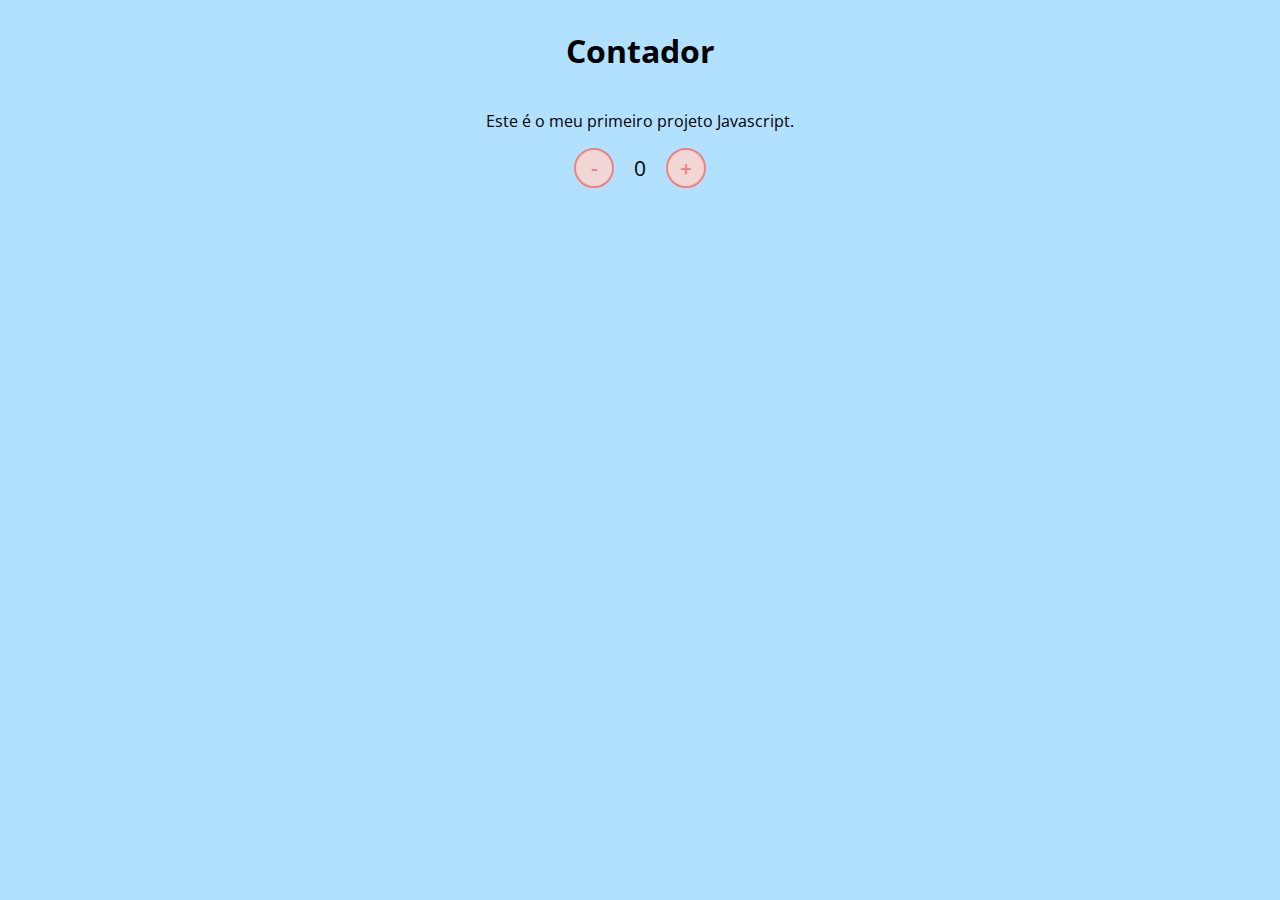
<file: Estudo Js/estrutura de projeto/index.html>
<!DOCTYPE html>
<html lang="pt-br">
<head>
    <meta charset="UTF-8">
    <meta name="viewport" content="width=device-width, initial-scale=1.0">
    <link rel="stylesheet" href="./assets/css/style.css" />
    <title>Contador</title>
</head>
<body>
    <h1>Contador</h1>
    <p>Este é o meu primeiro projeto Javascript.</p>
    <div id="counter">
        <button name="subtrair" onclick="decrement()">-</button>
        <span id="currentNumber">0</span>
        <button name="adicionar" onclick="increment()">+</button>
    </div>
    <script src="./assets/js/script.js"></script>
</body>
</html>
</file>
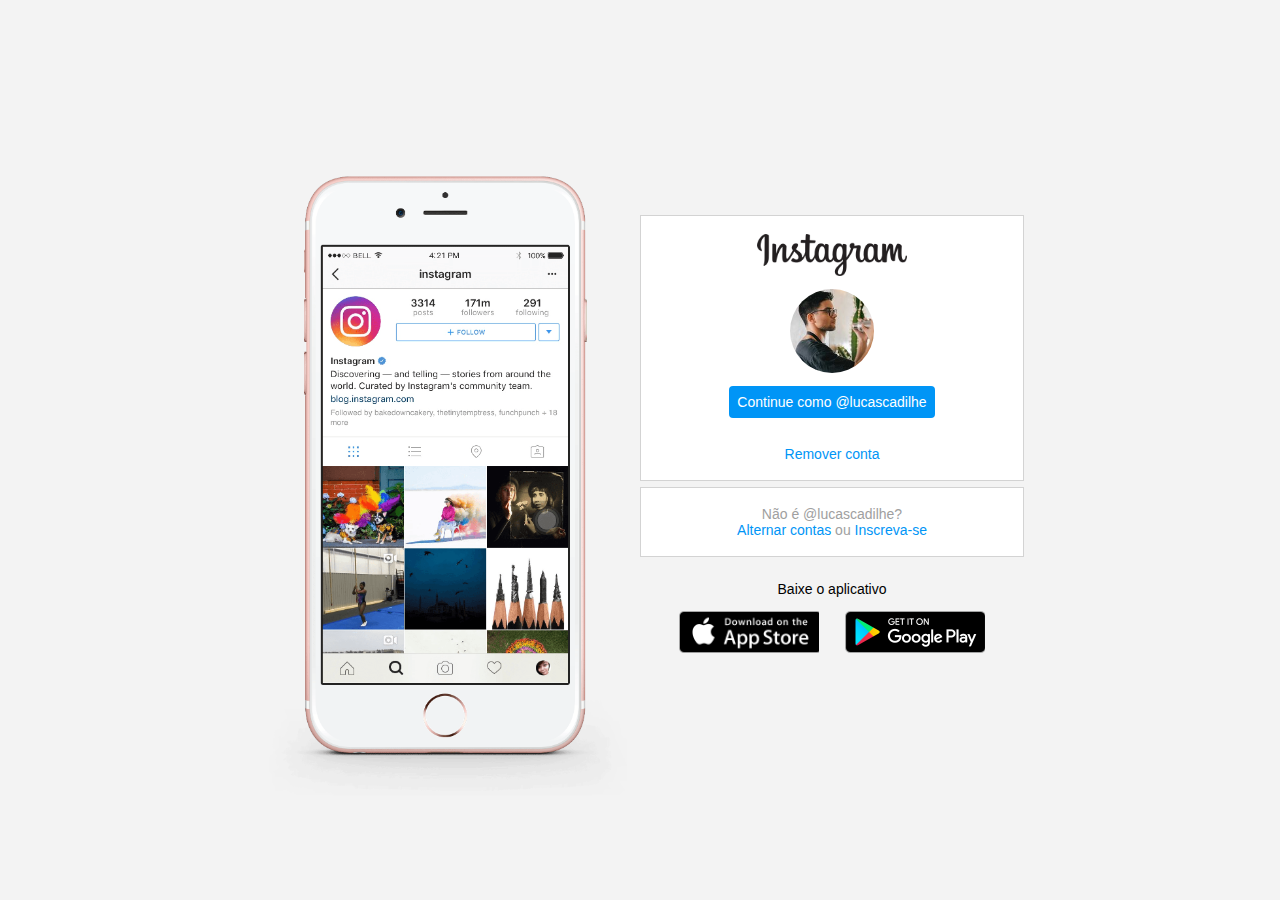
<file: Projeto/Instagram-dio/index.html>
<!DOCTYPE html>
<html lang="pt-br">
<head>
    <meta charset="UTF-8">
    <meta name="viewport" content="width=device-width, initial-scale=1.0">
    <link rel="stylesheet" href="style.css">
    <title>Instagram</title>
</head>
<body>
    <div class="instagram-wrapper">
        <div class="instagram-phone">
            <img src="./img/instagram-celular.png" alt="celular">
        </div>
        <div class="instagram-continue">
            <div class="group">
                <img src="./img/instagram-logo.png" class="instagram-logo" alt="instagram logo">
                <div class="profile-photo">
                    <img src="./img/perfil-instagram.jpg" alt="foto de perfil">
                </div>
                <a href="#" class="instagram-login">Continue como @lucascadilhe</a>
                <a href="#" class="instagram-logout">Remover conta</a>
            </div>
            <div class="group">
                <p class="not-account">Não é @lucascadilhe?</p>
                <p class="not-account">
                    <span class="link-blue">Alternar contas</span>
                    ou
                    <span class="link-blue">Inscreva-se</span>
                </p>
            </div>
            <div class="get-the-app">
                <p class="get-app">Baixe o aplicativo</p>
                <div class="download">
                    <a href="#" class="app-download"></a>
                    <a href="#" class="app-download"></a>
                </div>
            </div>
        </div>
    </div>
</body>
</html>
</file>
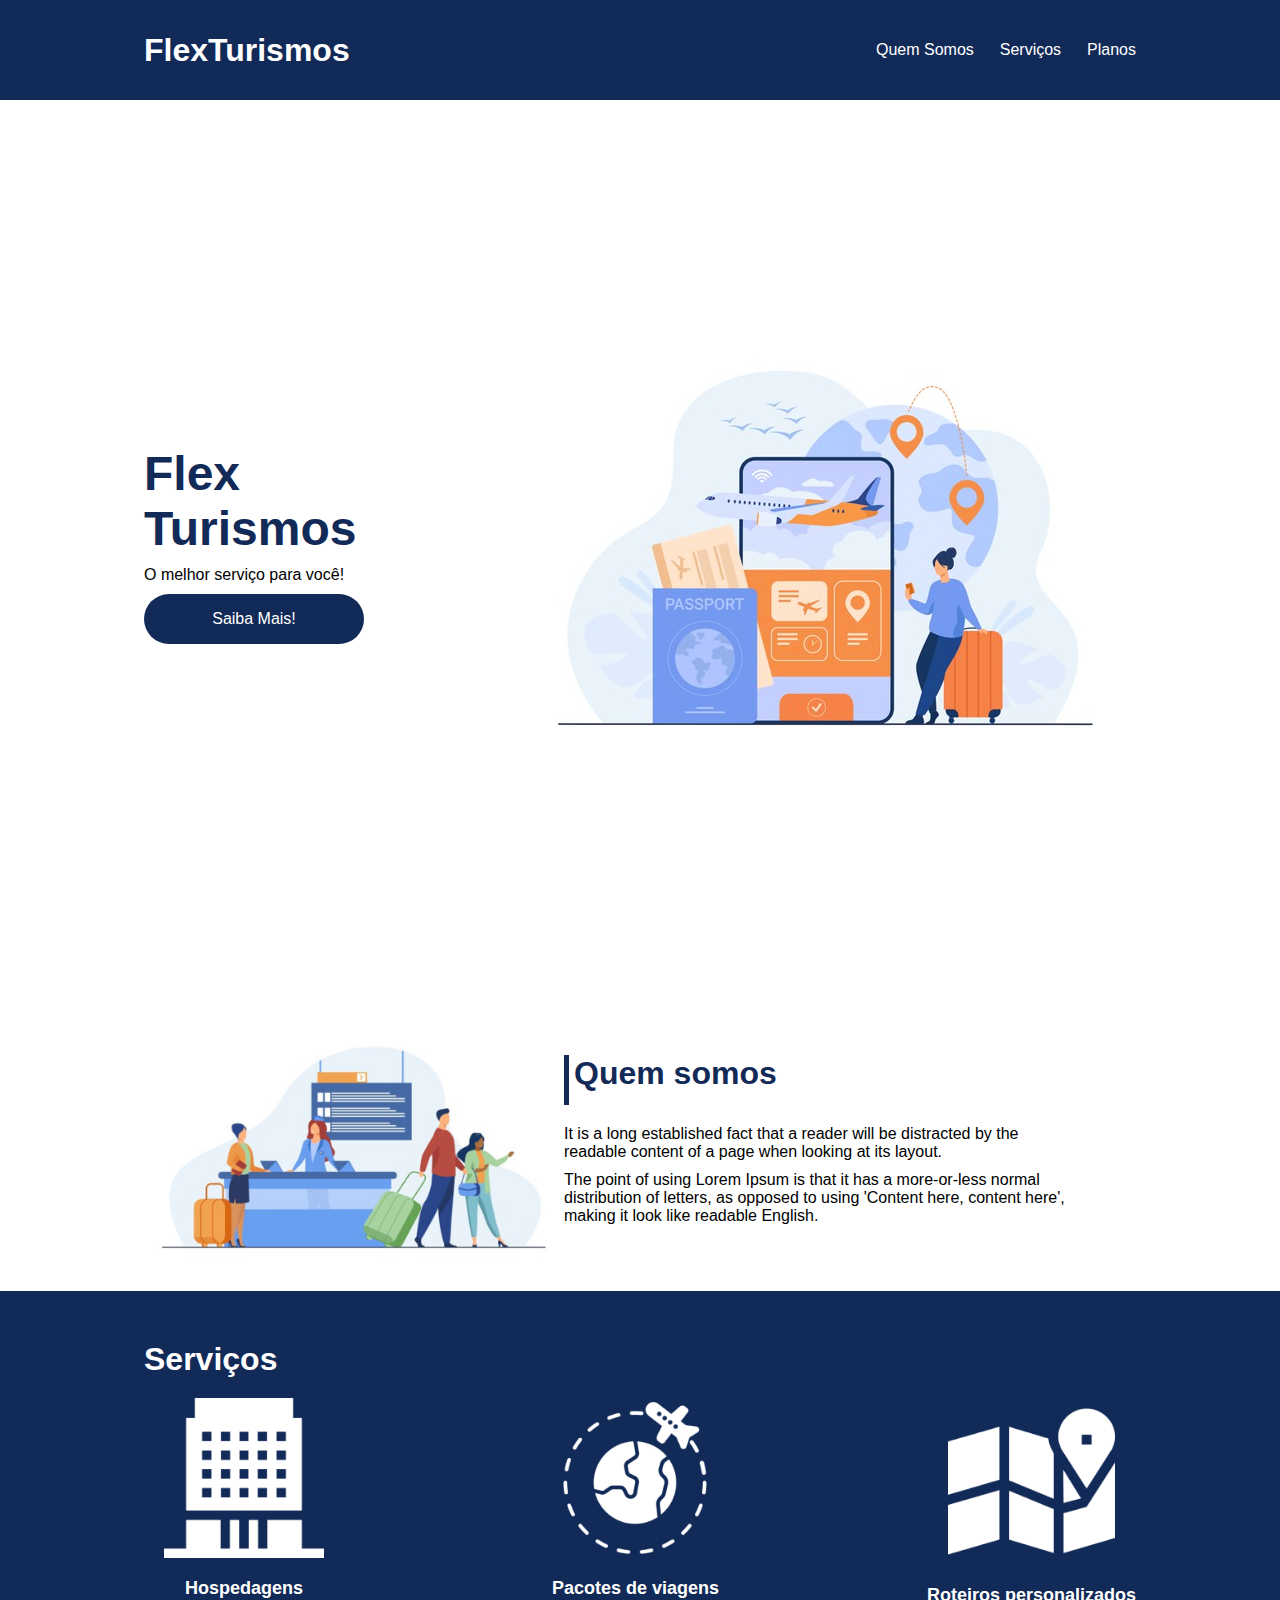
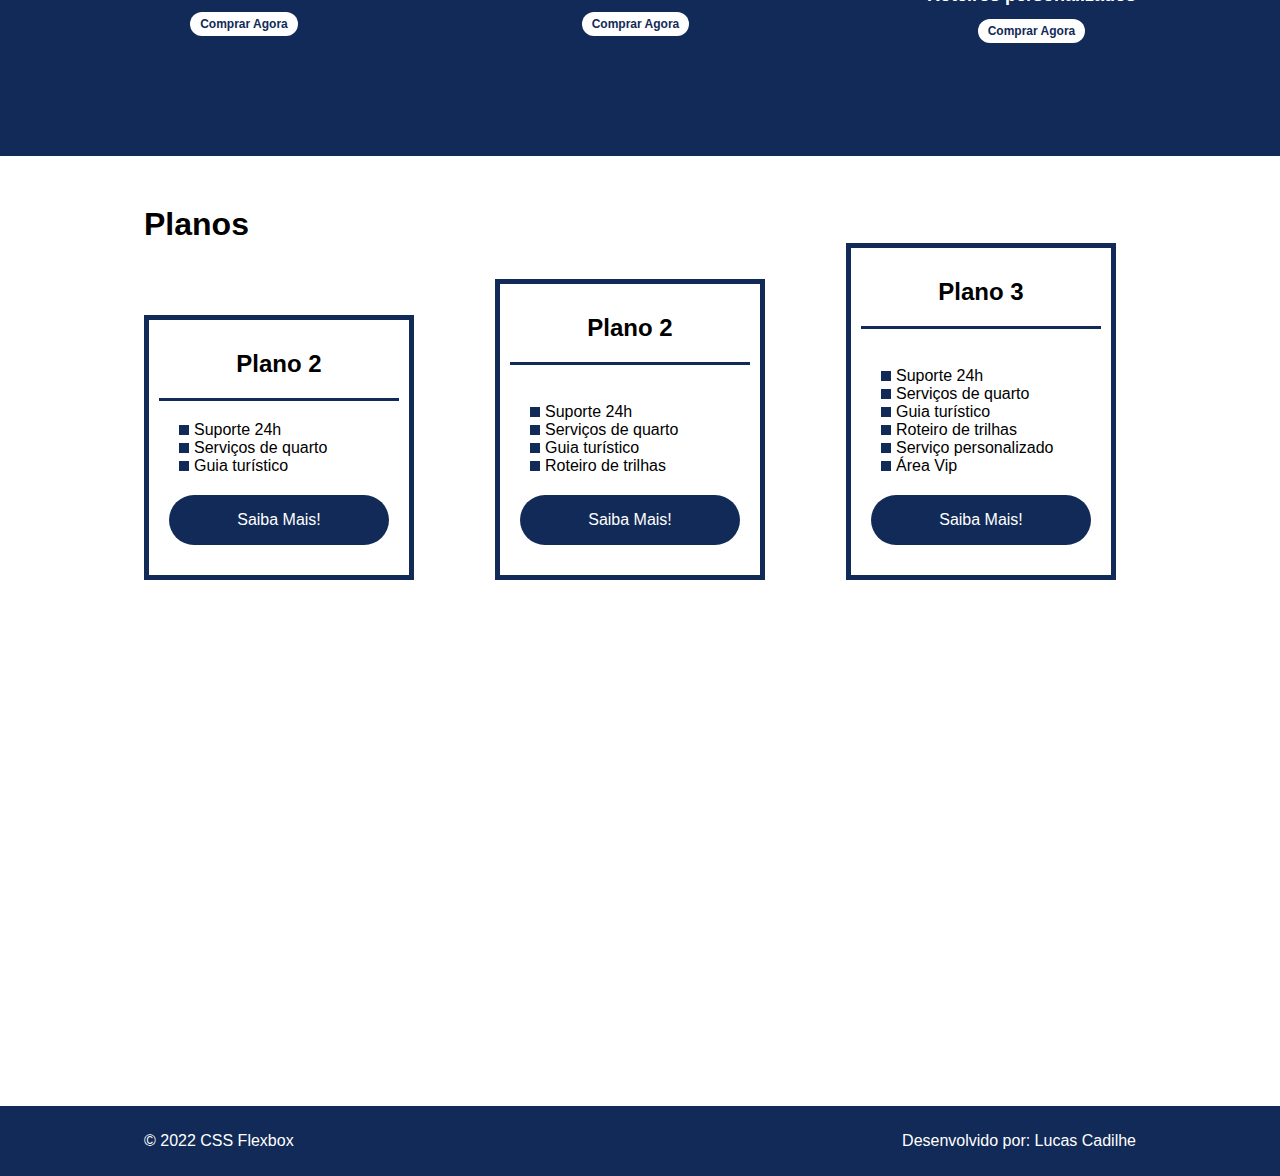
<file: Primeiro Projeto CSS - DIO/Estudo Flex Box DIO/flex-projeto/index.html>
<!DOCTYPE html>
<html lang="pt-br">
<head>
    <meta charset="UTF-8">
    <meta name="viewport" content="width=device-width, initial-scale=1.0">
    <title>Flex Turismos</title>
    <link rel="stylesheet" href="./style.css">
</head>
<body>
    <header>
        <div class="flex-container menu">
            <div><h1>FlexTurismos</h1></div>
            <ul class="list-items">
                <li><a href="#quem-somos">Quem Somos</a></li>
                <li><a href="#servicos">Serviços</a></li>
                <li><a href="#planos">Planos</a></li>
            </ul>
        </div>
    </header>

    <div class="flex-container apresentacao">
        <div class="texto-apresentacao">
            <h1>Flex <br>Turismos</h1>
            <p>O melhor serviço para você!</p>
            <a href="#" class="btn">Saiba Mais!</a>
        </div>

        <div>
            <div><img src="./images/0-main.png" alt="banner de apresentação"></div>
        </div>
    </div>

    <div class="flex-container" id="quem-somos">
        
        <div>
            <h2>Quem somos</h2>
            <p>It is a long established fact that a reader will be distracted by the readable content of a page when looking at its layout. </p>
            <p>The point of using Lorem Ipsum is that it has a more-or-less normal distribution of letters, as opposed to using 'Content here, content here', making it look like readable English.</p>
        </div>

        <div>
            <img src="./images/1-quem-somos.png" alt="balcão de atendimento">
        </div>
    </div>

    <div class="container-externo">
        <div class="flex-container" id="servicos">
            <div>
                <h2>Serviços</h2>
            </div>

            <div class="list-servicos">
                <div class="item-servico">
                    <div><img src="./images/icon-2.png" alt="hospedagens"></div>
                    <p>Hospedagens</p>
                    <a href="#">Comprar Agora</a>
                </div>

                <div class="item-servico">
                    <div><img src="./images/icon-1.png" alt="pacote de viagens"></div>
                    <p>Pacotes de viagens</p>
                    <a href="#">Comprar Agora</a>
                </div>

                <div class="item-servico">
                    <div><img src="./images/icon-3.png" alt="roteiros personalizados"></div>
                    <p>Roteiros personalizados</p>
                    <a href="#">Comprar Agora</a>
                </div>
            </div>
        </div>
    </div>

    <div class="flex-container" id="planos">

        <div><h2>Planos</h2></div>

        <div class="list-planos">  
            <div class="item-plano">
                <h3>Plano 2</h3>
                <ul>
                    <li>Suporte 24h</li>
                    <li>Serviços de quarto</li>
                    <li>Guia turístico</li>
                </ul>
                <a href="#" class="btn">Saiba Mais!</a>
            </div>

            <div class="item-plano">
                <h3>Plano 2</h3>
                <br>
                <ul>
                    <li>Suporte 24h</li>
                    <li>Serviços de quarto</li>
                    <li>Guia turístico</li>
                    <li>Roteiro de trilhas</li>
                </ul>
                <a href="#" class="btn">Saiba Mais!</a>
            </div>

            <div class="item-plano">
                <h3>Plano 3</h3>
                <br>
                <ul>
                    <li>Suporte 24h</li>
                    <li>Serviços de quarto</li>
                    <li>Guia turístico</li>
                    <li>Roteiro de trilhas</li>
                    <li>Serviço personalizado</li>
                    <li>Área Vip</li>
                </ul>
                <a href="#" class="btn" >Saiba Mais!</a>
            </div>
        </div>

    </div>

    <footer>
        <div class="flex-container footer">
            <p>&copy; 2022 CSS Flexbox</p>
            <p>Desenvolvido por: Lucas Cadilhe</p>
        </div>
    </footer>
</body>
</html>
</file>
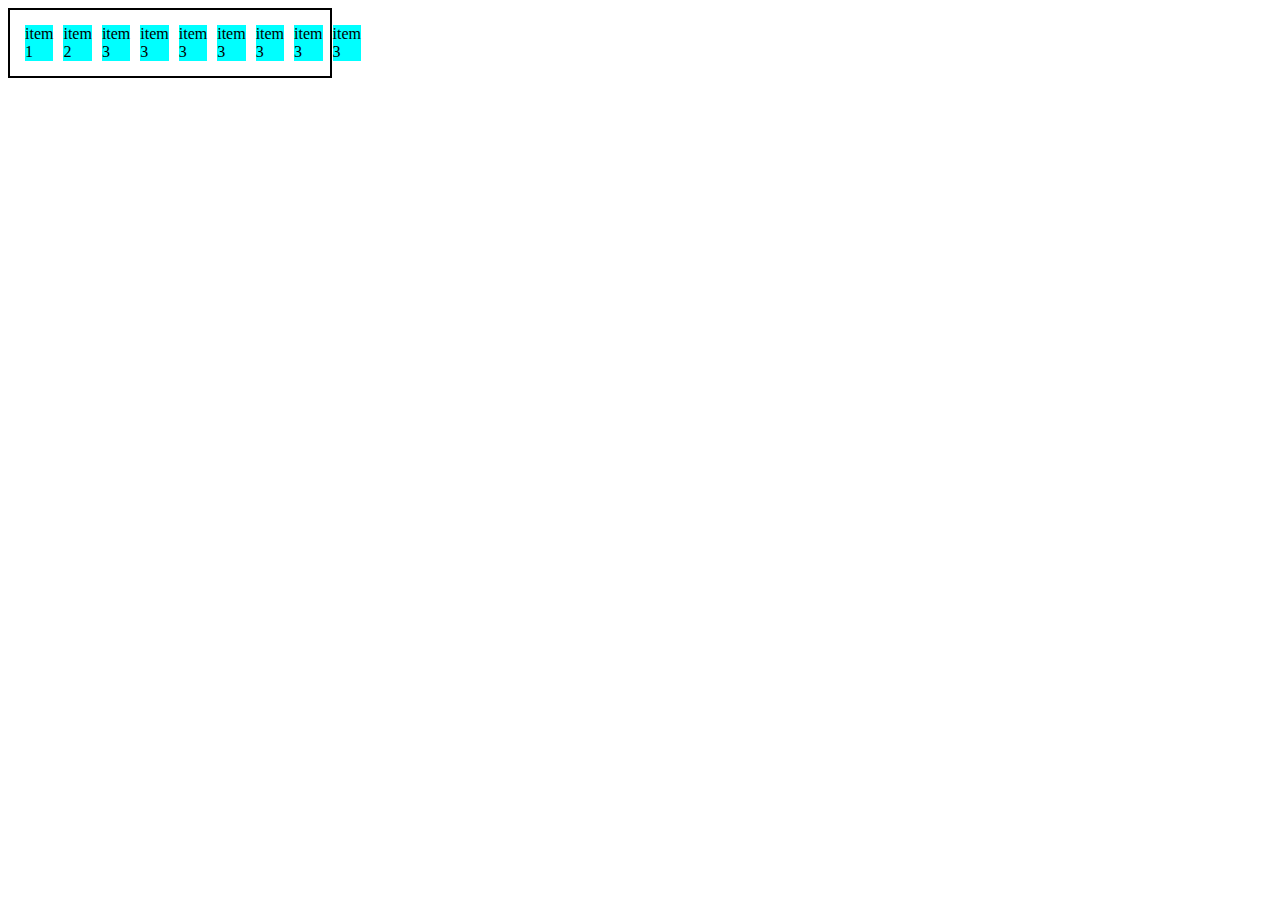
<file: Primeiro Projeto CSS - DIO/Estudo Flex Box DIO/0-display-flex.html>
<!DOCTYPE html>
<html lang="en">
<head>
    <meta charset="UTF-8">
    <meta name="viewport" content="width=device-width, initial-scale=1.0">
    <title>Fundamentos - display flex</title>
    <style>
        .flex{
            max-width: 300px;
            padding: 10px;
            border: 2px solid black;
            display: flex;
        }

        .item{
            background-color: aqua;
            margin: 5px;
        }
    </style>
</head>
<body>
    <div class="flex">
        <div class="item">item 1</div>
        <div class="item">item 2</div>
        <div class="item">item 3</div>
        <div class="item">item 3</div>
        <div class="item">item 3</div>
        <div class="item">item 3</div>
        <div class="item">item 3</div>
        <div class="item">item 3</div>
        <div class="item">item 3</div>
    </div>
</body>
</html>
</file>
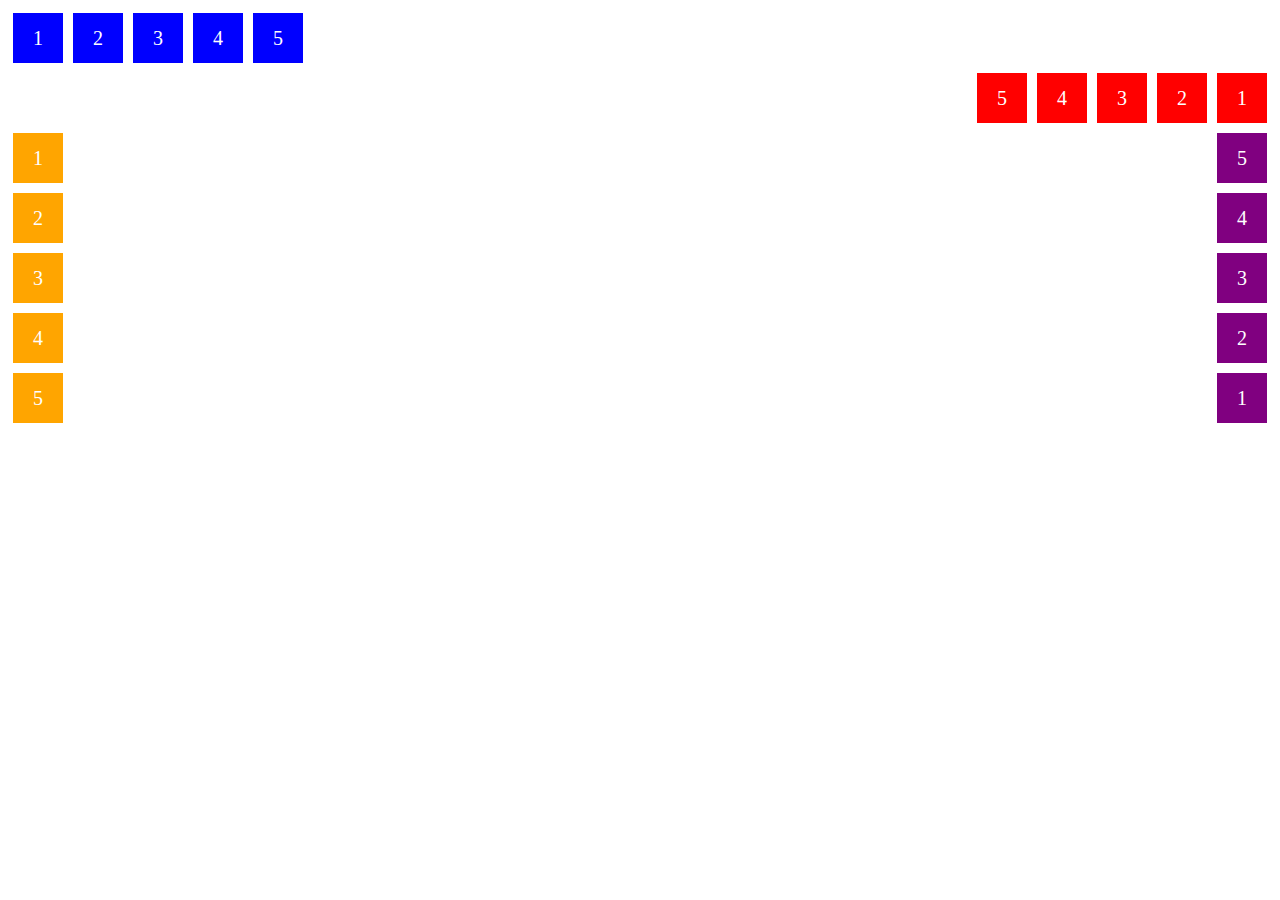
<file: Primeiro Projeto CSS - DIO/Estudo Flex Box DIO/1-flex-direction.html>
<!DOCTYPE html>
<html lang="en">
<head>
    <meta charset="UTF-8">
    <meta name="viewport" content="width=device-width, initial-scale=1.0">
    <title>Fundamentos - Flex direction</title>

    <style>
        .flex-container{
            margin: 0;
            padding: 0;
            display: flex;
            list-style: none;
        }

        .flex-item{
            background: blue;
            height: 50px;
            width: 50px;
            line-height: 50px;
            font-size: 20px;
            color: white;
            text-align: center;
            margin: 5px;
        }

        .row{
            flex-direction: row;
        }

        .row-reverse{
            flex-direction: row-reverse;
        }

        .row-reverse li{
            background-color: red;
        }

        .column{
            float: left;
            flex-direction: column;
        }

        .column li{
            background: orange;
        }

        .column-reverse{
            float: right;
            flex-direction: column-reverse;
        }

        .column-reverse li{
            background: purple;
        }

    </style>
</head>
<body>
    <ul class="flex-container row">
        <li class="flex-item">1</li>
        <li class="flex-item">2</li>
        <li class="flex-item">3</li>
        <li class="flex-item">4</li>
        <li class="flex-item">5</li>
    </ul>

    <ul class="flex-container row-reverse">
        <li class="flex-item">1</li>
        <li class="flex-item">2</li>
        <li class="flex-item">3</li>
        <li class="flex-item">4</li>
        <li class="flex-item">5</li>
    </ul>

    <ul class="flex-container column">
        <li class="flex-item">1</li>
        <li class="flex-item">2</li>
        <li class="flex-item">3</li>
        <li class="flex-item">4</li>
        <li class="flex-item">5</li>
    </ul>

    <ul class="flex-container column-reverse">
        <li class="flex-item">1</li>
        <li class="flex-item">2</li>
        <li class="flex-item">3</li>
        <li class="flex-item">4</li>
        <li class="flex-item">5</li>
    </ul>
</body>
</html>
</file>
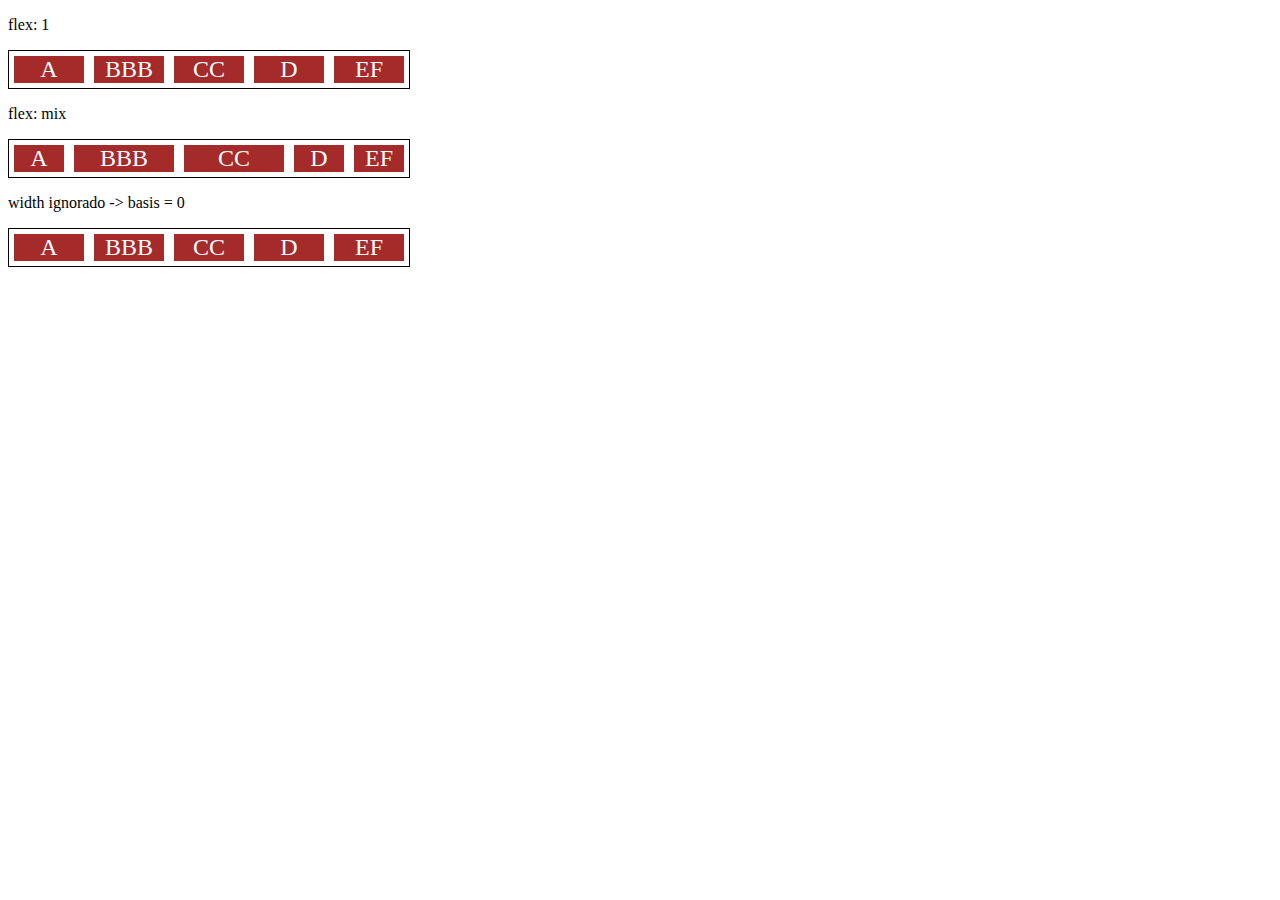
<file: Primeiro Projeto CSS - DIO/Estudo Flex Box DIO/10-flex.html>
<!DOCTYPE html>
<html lang="en">
<head>
    <meta charset="UTF-8">
    <meta name="viewport" content="width=device-width, initial-scale=1.0">
    <title>Fundamentos - flex</title>
    <style>
        .flex-container{
            display: flex;
            border: 1px solid black;
            max-width: 400px;
            margin-bottom: 10px;
        }

        .item{
            background-color: brown;
            color: white;
            font-size: 24px;
            text-align: center;
            margin: 5PX;
        }

        .flex-1{
            flex: 1; 
            /* grow = 1, shrink = 1, basis = 0 */
        }

        .largura{
            width: 200px;
            /* min-width: 250px; */
        }

        .flex-2{
            flex: 2; 
            /* grow = 2, shrink = 1, basis = 0 */
        }

    </style>
</head>
<body>
    <p>flex: 1</p>
    <div class="flex-container">
        <div class="item flex-1">A</div>
        <div class="item flex-1">BBB</div>
        <div class="item flex-1">CC</div>
        <div class="item flex-1">D</div>
        <div class="item flex-1">EF</div>
    </div>

    <p>flex: mix</p>
    <div class="flex-container">
        <div class="item flex-1">A</div>
        <div class="item flex-2">BBB</div>
        <div class="item flex-2">CC</div>
        <div class="item flex-1">D</div>
        <div class="item flex-1">EF</div>
    </div>

    <p>width ignorado -> basis = 0</p>

    <div class="flex-container">
        <div class="item flex-1 largura">A</div>
        <div class="item flex-1 largura">BBB</div>
        <div class="item flex-1 largura">CC</div>
        <div class="item flex-1 largura">D</div>
        <div class="item flex-1 largura">EF</div>
    </div>
</body>
</html>
</file>
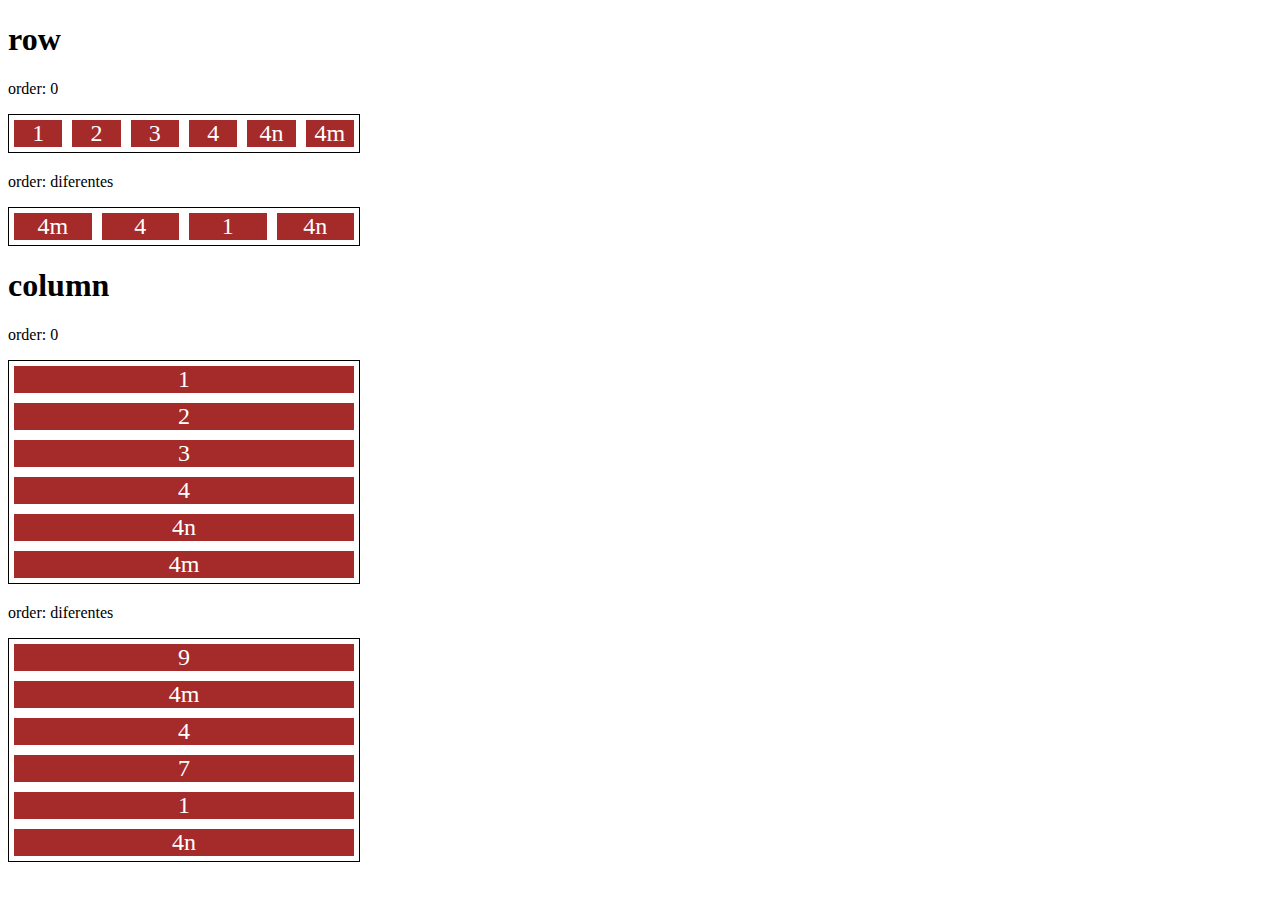
<file: Primeiro Projeto CSS - DIO/Estudo Flex Box DIO/11-order.html>
<!DOCTYPE html>
<html lang="en">
<head>
    <meta charset="UTF-8">
    <meta name="viewport" content="width=device-width, initial-scale=1.0">
    <title>Fundamentos - order</title>

    <style>
        .flex-container{
            display: flex;
            max-width: 350px;
            border: 1px solid black;
            margin-bottom: 20px;
        }

        .item{
            flex: 1;
            background: brown;
            color: white;
            text-align: center;
            font-size: 24px;
            margin: 5px;
        }
        .o1{
            order: 1;
        }

        .o2{
            order: 2;
        }

        .o3{
            order: 3;
        }

        .o4{
            order: 4;
        }

        .direction{
            flex-direction: column;
        }
    </style>
</head>
<body>
    <h1>row</h1>
    <p>order: 0</p>
    <div class="flex-container">
        <div class="item">1</div>
        <div class="item">2</div>
        <div class="item">3</div>
        <div class="item">4</div>
        <div class="item">4n</div>
        <div class="item">4m</div>
    </div>

    <p>order: diferentes</p>
    <div class="flex-container">
        <div class="item o3">1</div>
        <div class="item o2">4</div>
        <div class="item o3">4n</div>
        <div class="item o1">4m</div>
    </div>


    <h1>column</h1>
    <p>order: 0</p>
    <div class="flex-container direction">
        <div class="item">1</div>
        <div class="item">2</div>
        <div class="item">3</div>
        <div class="item">4</div>
        <div class="item">4n</div>
        <div class="item">4m</div>
    </div>

    <p>order: diferentes</p>
    <div class="flex-container direction">
        <div class="item o3">7</div>
        <div class="item o1">9</div>
        <div class="item o3">1</div>
        <div class="item o2">4</div>
        <div class="item o3">4n</div>
        <div class="item o1">4m</div>
    </div>
</body>
</html>
</file>
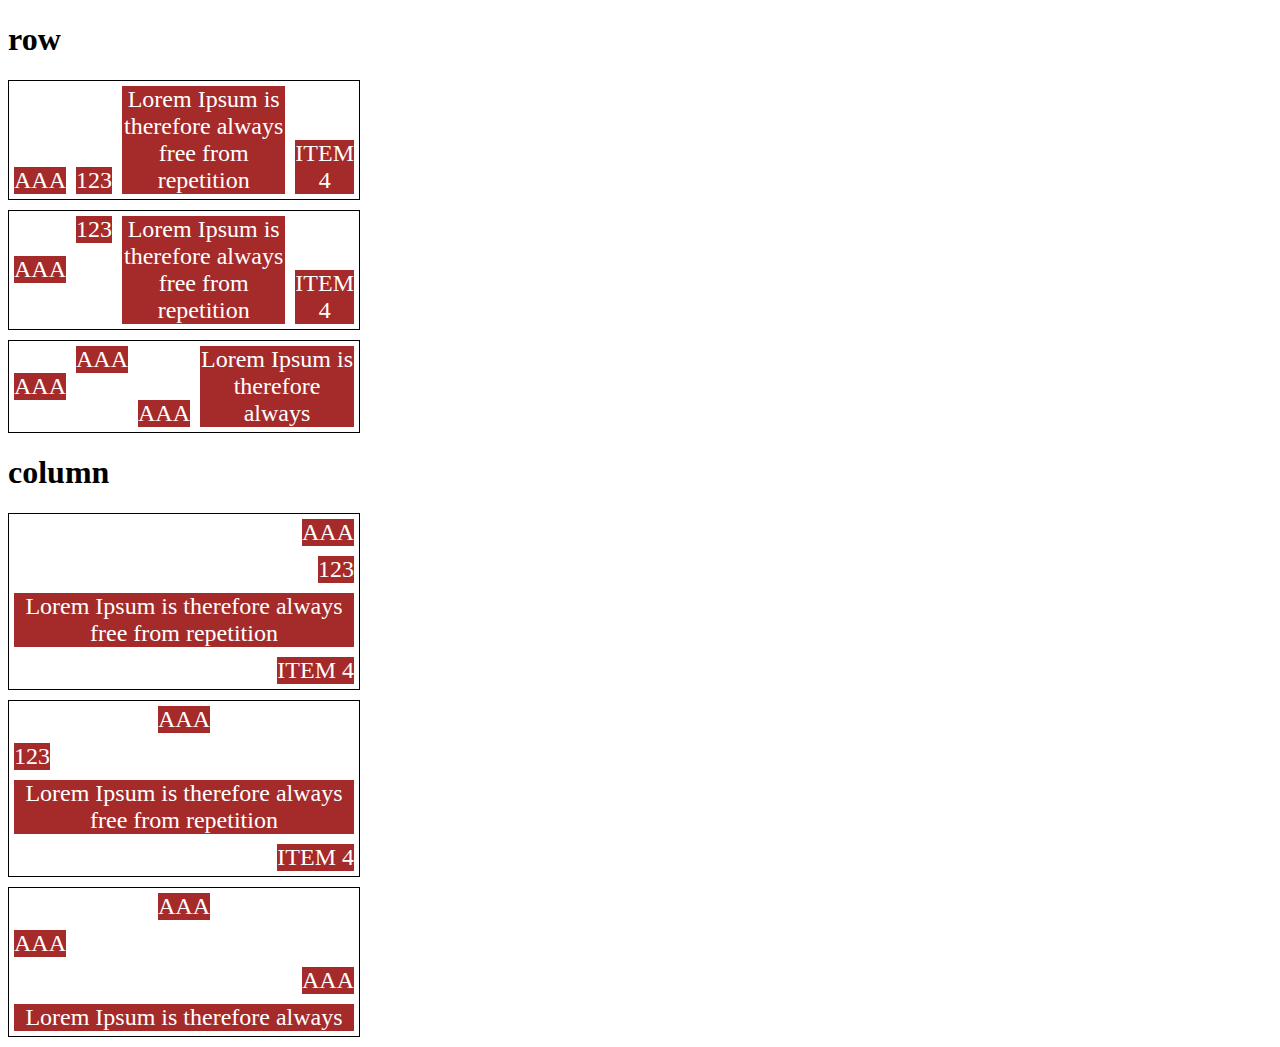
<file: Primeiro Projeto CSS - DIO/Estudo Flex Box DIO/13-align-self.html>
<!DOCTYPE html>
<html lang="en">
<head>
    <meta charset="UTF-8">
    <meta name="viewport" content="width=device-width, initial-scale=1.0">
    <title>Fundamnetos - align self</title>

    <style>
        .flex-container{
            max-width: 350px;
            border: 1px solid;
            margin-bottom: 10px;
            display: flex;
        }

        .align-container{
            align-items: flex-end;
        }

        .item{
            background-color: brown;
            color: white;
            font-size: 24px;
            text-align: center;
            margin: 5px;
        }

        .center{
            align-self: center;
        }

        .start{
            align-self: flex-start;
        }

        .end{
            align-self: flex-end;
        }

        .baseline{
            align-self: baseline;
        }

        .stretch{
            align-self: stretch;
        }

        .auto{
            align-self: auto;
        }

        .direction{
            flex-direction: column;
        }
    </style>
</head>
<body>

    <h1>row</h1>
    <section class="flex-container align-container">
        <div class="item auto">AAA</div>
        <div class="item auto">123</div>
        <div class="item auto">Lorem Ipsum is therefore always free from repetition</div>
        <div class="item auto">ITEM 4</div>
    </section>

    <section class="flex-container">
        <div class="item center">AAA</div>
        <div class="item start">123</div>
        <div class="item stretch">Lorem Ipsum is therefore always free from repetition</div>
        <div class="item end">ITEM 4</div>
    </section>

    <section class="flex-container">
        <div class="item center">AAA</div>
        <div class="item start">AAA</div>
        <div class="item end">AAA</div>
        <div class="item stretch">Lorem Ipsum is therefore always</div>
    </section>

    <h1>column</h1>

    <section class="flex-container align-container direction">
        <div class="item auto">AAA</div>
        <div class="item auto">123</div>
        <div class="item auto">Lorem Ipsum is therefore always free from repetition</div>
        <div class="item auto">ITEM 4</div>
    </section>

    <section class="flex-container direction">
        <div class="item center">AAA</div>
        <div class="item start">123</div>
        <div class="item stretch">Lorem Ipsum is therefore always free from repetition</div>
        <div class="item end">ITEM 4</div>
    </section>

    <section class="flex-container direction">
        <div class="item center">AAA</div>
        <div class="item start">AAA</div>
        <div class="item end">AAA</div>
        <div class="item stretch">Lorem Ipsum is therefore always</div>
    </section>
    
    
</body>
</html>
</file>
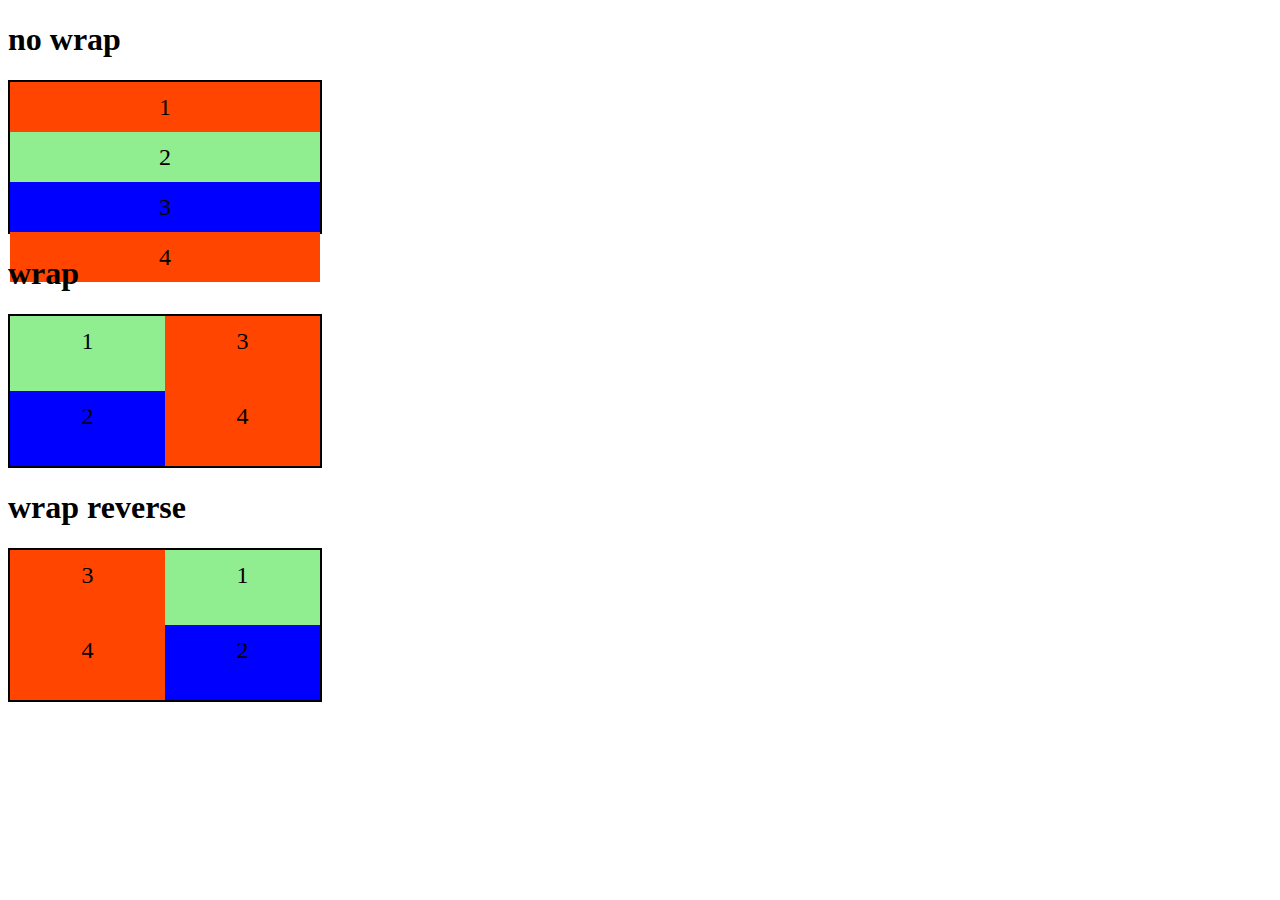
<file: Primeiro Projeto CSS - DIO/Estudo Flex Box DIO/2-flex-wrap.html>
<!DOCTYPE html>
<html lang="en">
<head>
    <meta charset="UTF-8">
    <meta name="viewport" content="width=device-width, initial-scale=1.0">
    <title>Fundamentos - flex wrap</title>

    <style>
        .flex-container{
            display: flex;
            flex-direction: column;
            height: 150px;
            border: 2px solid black;
            max-width: 310px;
        }

        .item{
            font-size: 24px;
            height: 50%;
            text-align: center;
            min-width: 100px;
            line-height: 50px;
        }

        .nowrap{
            flex-wrap: nowrap;
        }

        .wrap{
            flex-wrap: wrap;
        }

        .wrap-reverse{
            flex-wrap: wrap-reverse;
        }

        .blue{
            background-color: blue;
        }

        .green{
            background-color: lightgreen;
        }

        .orange{
            background-color: orangered;
        }
    </style>
</head>
<body>
    <h1>no wrap</h1>

    <div class="flex-container nowrap">
        <div class="item orange">1</div>
        <div class="item green">2</div>
        <div class="item blue">3</div>
        <div class="item orange">4</div>
    </div>

    <h1>wrap</h1>

    <div class="flex-container wrap">
        <div class="item green">1</div>
        <div class="item blue">2</div>
        <div class="item orange">3</div>
        <div class="item orange">4</div>
    </div>

    <h1>wrap reverse</h1>

    <div class="flex-container wrap-reverse">
        <div class="item green">1</div>
        <div class="item blue">2</div>
        <div class="item orange">3</div>
        <div class="item orange">4</div>
    </div>


</body>
</html>
</file>
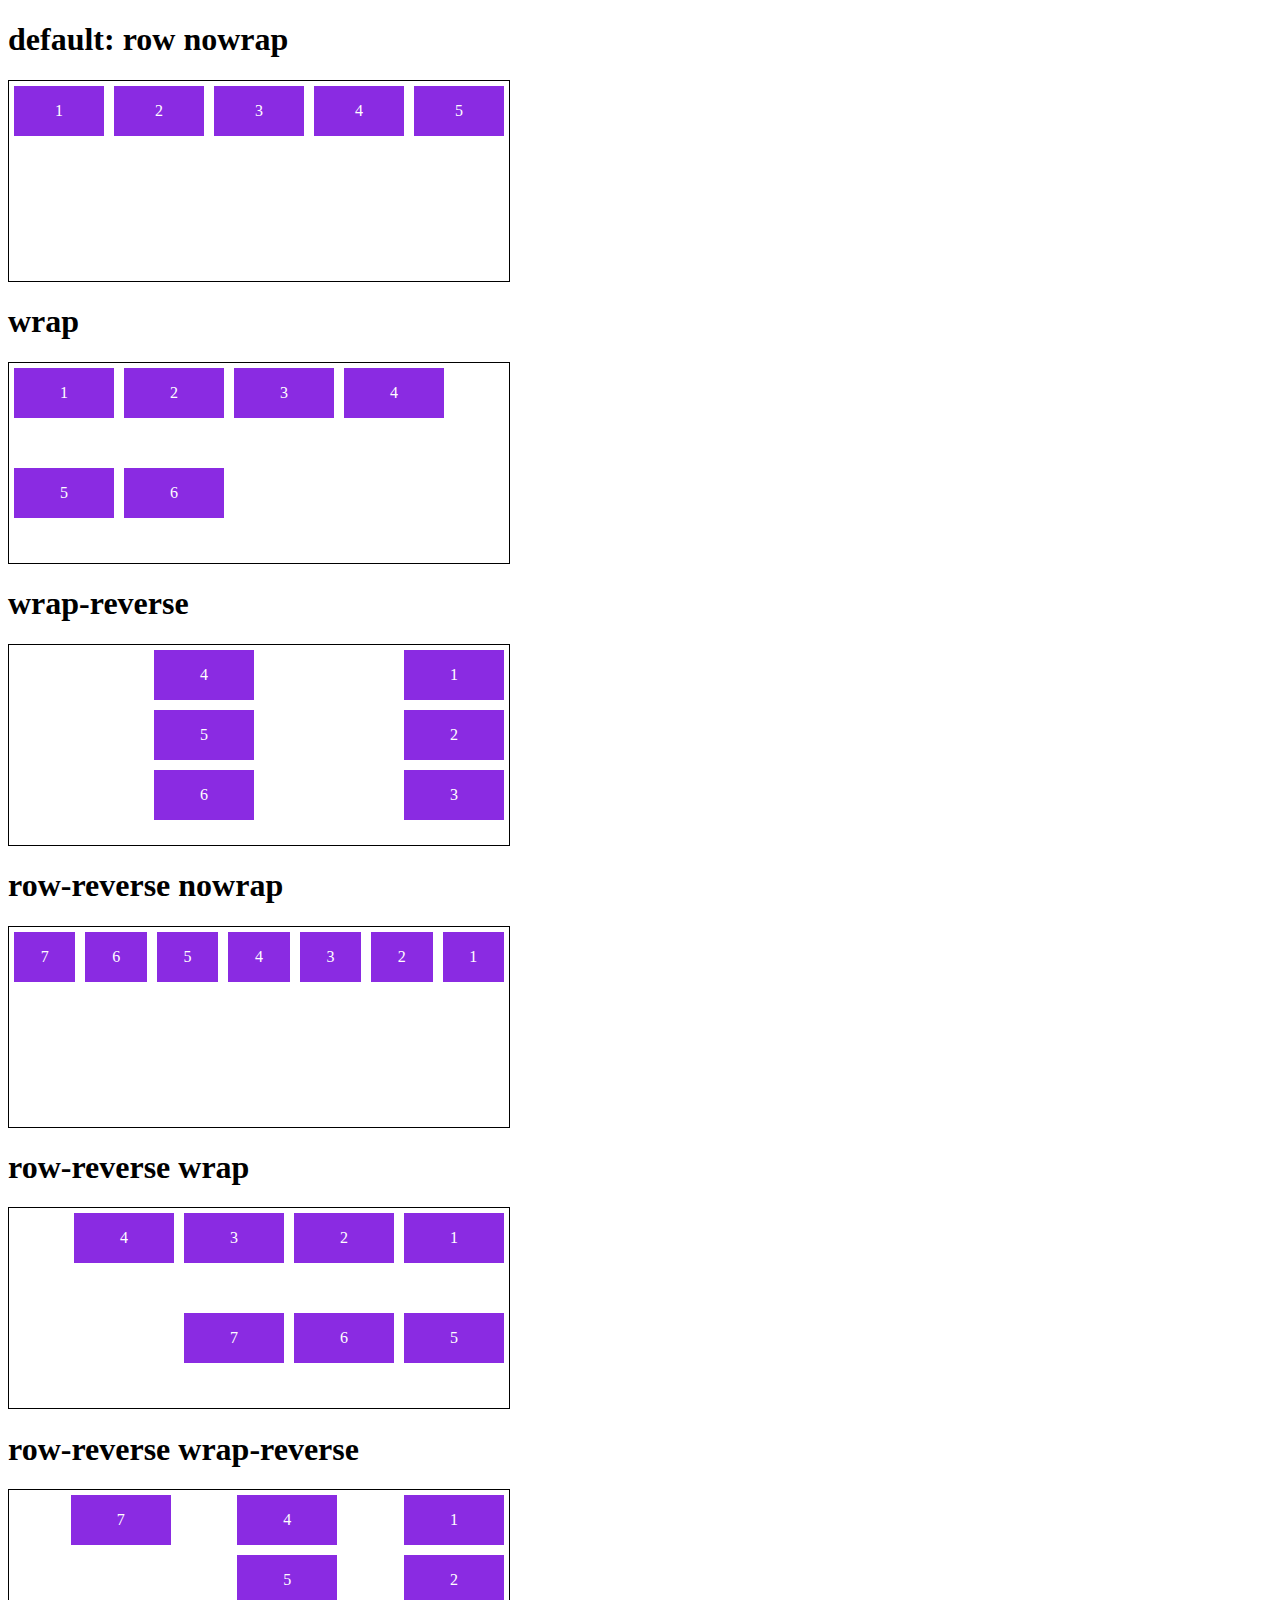
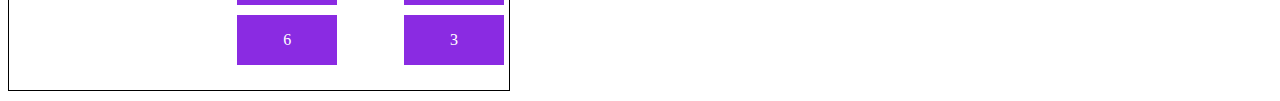
<file: Primeiro Projeto CSS - DIO/Estudo Flex Box DIO/3-flex-flow.html>
<!DOCTYPE html>
<html lang="en">
<head>
    <meta charset="UTF-8">
    <meta name="viewport" content="width=device-width, initial-scale=1.0">
    <title>Fundamentos - flex flow</title>

    <style>
        .flex-container{
            display: flex;
            border: 1px solid black;
            max-width: 500px;
            margin-bottom: 10px;
            height: 200px;
        }

        .default{
            flex-flow: row nowrap;
        }

        .wrap{
            flex-flow: row wrap;
        }

        .wrap-reverse{
            flex-flow: column wrap-reverse;
        }

        .r-nowrap{
            flex-flow: row-reverse nowrap;
        }

        .r-wrap{
            flex-flow: row-reverse wrap;
        }

        .rr-wrap{
            flex-flow: column wrap-reverse;
        }

        .item{
            background-color: blueviolet;
            margin: 5px;
            color: white;
            text-align: center;
            width: 100px;
            height: 50px;
            line-height: 50px;
        }
    </style>
</head>
<body>
    <h1>default: row nowrap</h1>
    <div class="flex-container default">
        <div class="item">1</div>
        <div class="item">2</div>
        <div class="item">3</div>
        <div class="item">4</div>
        <div class="item">5</div>
    </div>

    <h1>wrap</h1>
    <div class="flex-container wrap">
        <div class="item">1</div>
        <div class="item">2</div>
        <div class="item">3</div>
        <div class="item">4</div>
        <div class="item">5</div>
        <div class="item">6</div>
    </div>

    <h1>wrap-reverse</h1>
    <div class="flex-container wrap-reverse">
        <div class="item">1</div>
        <div class="item">2</div>
        <div class="item">3</div>
        <div class="item">4</div>
        <div class="item">5</div>
        <div class="item">6</div>
    </div>

    <h1>row-reverse nowrap</h1>
    <div class="flex-container r-nowrap">
        <div class="item">1</div>
        <div class="item">2</div>
        <div class="item">3</div>
        <div class="item">4</div>
        <div class="item">5</div>
        <div class="item">6</div>
        <div class="item">7</div>
    </div>

    <h1>row-reverse wrap</h1>
    <div class="flex-container r-wrap">
        <div class="item">1</div>
        <div class="item">2</div>
        <div class="item">3</div>
        <div class="item">4</div>
        <div class="item">5</div>
        <div class="item">6</div>
        <div class="item">7</div>
    </div>

    <h1>row-reverse wrap-reverse</h1>
    <div class="flex-container rr-wrap">
        <div class="item">1</div>
        <div class="item">2</div>
        <div class="item">3</div>
        <div class="item">4</div>
        <div class="item">5</div>
        <div class="item">6</div>
        <div class="item">7</div>
    </div>
</body>
</html>
</file>
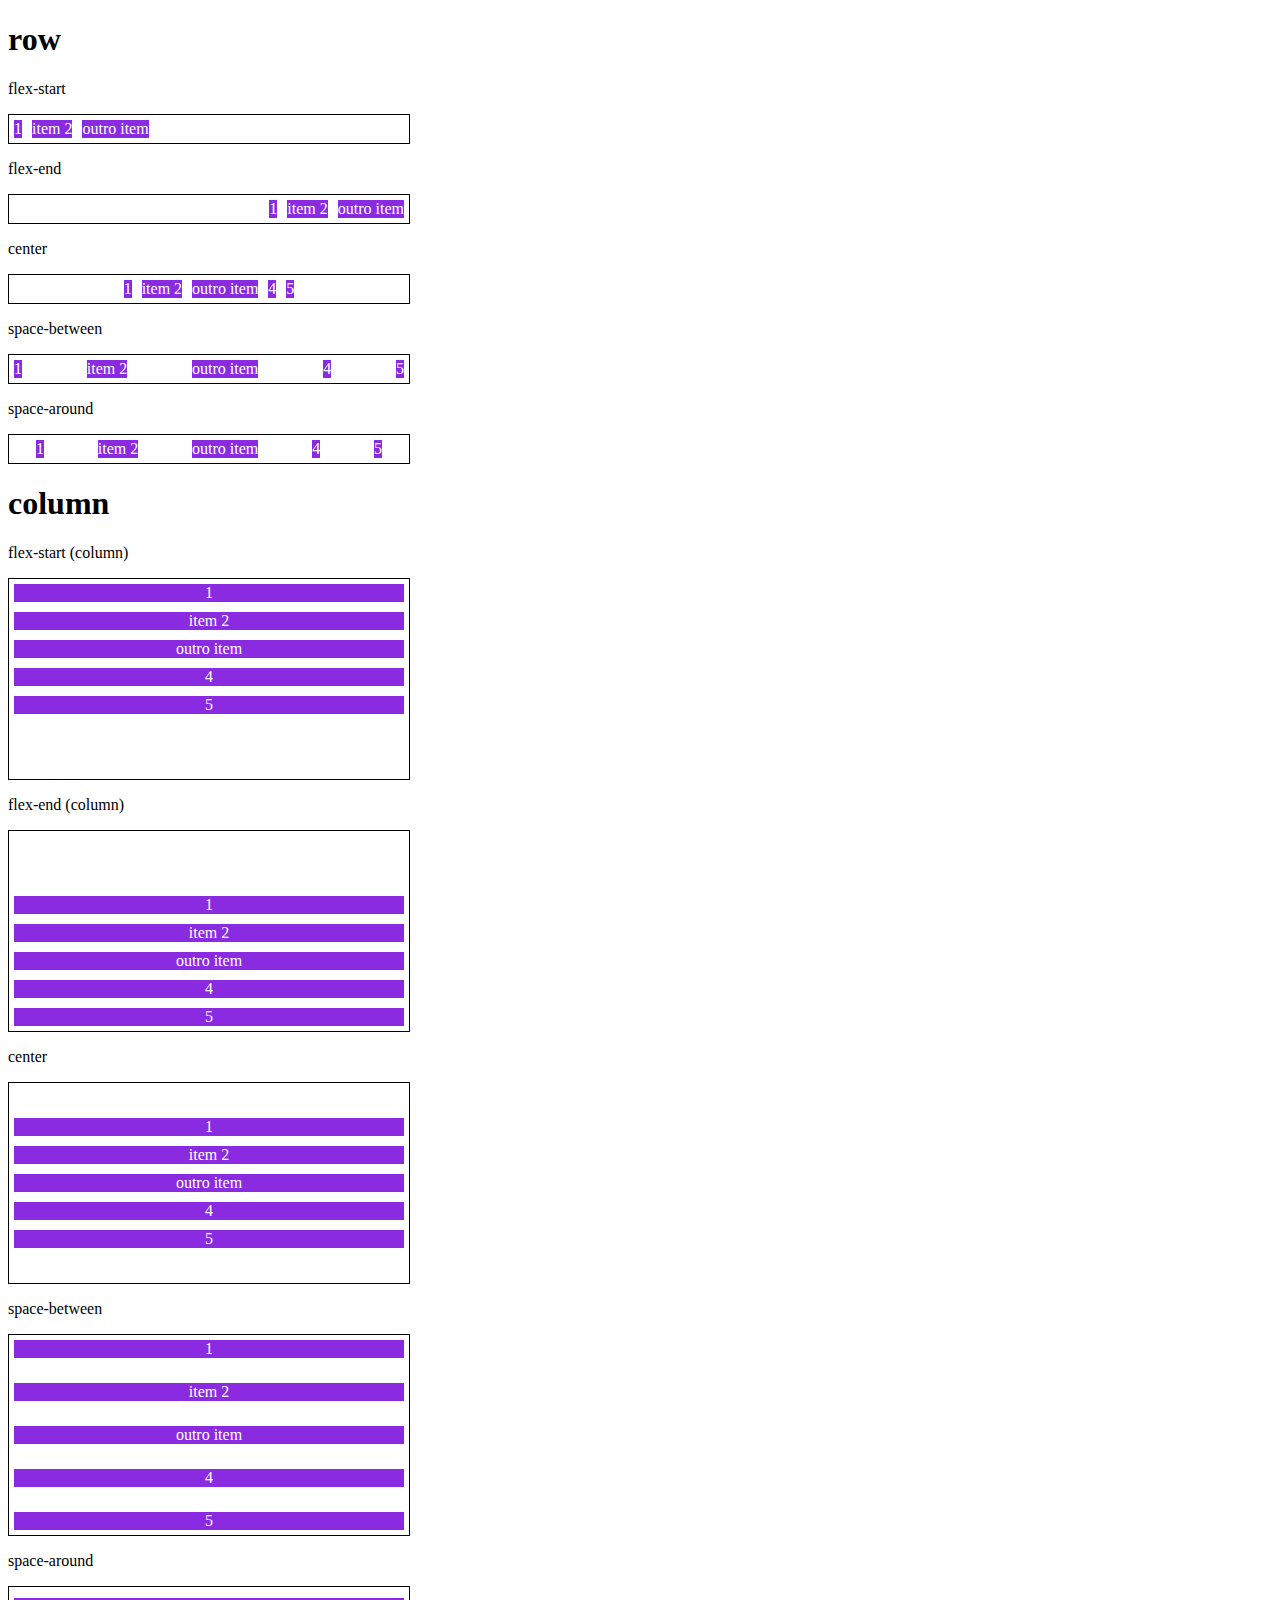
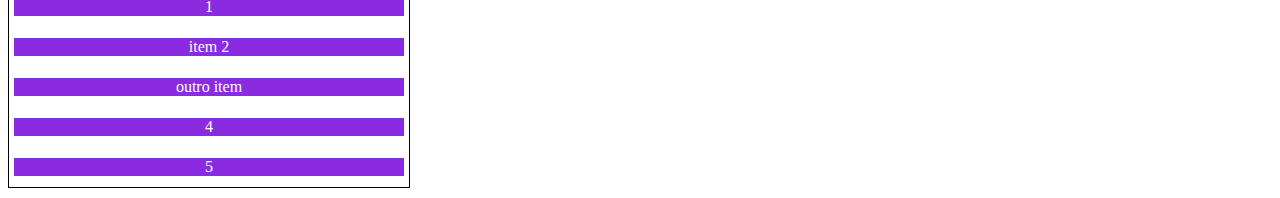
<file: Primeiro Projeto CSS - DIO/Estudo Flex Box DIO/4-justify-content.html>
<!DOCTYPE html>
<html lang="en">
<head>
    <meta charset="UTF-8">
    <meta name="viewport" content="width=device-width, initial-scale=1.0">
    <title>Fundamentos - justify-content</title>
    <style>
        .container{
            max-width: 400px;
            border: 1px solid black;
            margin: 0;
            display: flex;
            margin-bottom: 10px;
        }

        .item{
            background-color: blueviolet;
            margin: 5px;
            text-align: center;
            color: white;
        }
        
        .flex-start{
            justify-content: flex-start;
        }

        .flex-end{
            justify-content: flex-end;
        }

        .center{
            justify-content: center;
        }

        .space-between{
            justify-content: space-between;
        }

        .space-around{
            justify-content: space-around;
        }

        .column{
            flex-direction: column;
            min-height: 200px;
        }
    </style>
</head>
<body>
    <h1>row</h1>
    <p>flex-start</p>
    <section class="container flex-start">
        <div class="item">1</div>
        <div class="item">item 2</div>
        <div class="item">outro item</div>
    </section>

    <p>flex-end</p>
    <section class="container flex-end">
        <div class="item">1</div>
        <div class="item">item 2</div>
        <div class="item">outro item</div>
    </section>

    <p>center</p>
    <section class="container center">
        <div class="item">1</div>
        <div class="item">item 2</div>
        <div class="item">outro item</div>
        <div class="item">4</div>
        <div class="item">5</div>
    </section>

    <p>space-between</p>
    <section class="container space-between">
        <div class="item">1</div>
        <div class="item">item 2</div>
        <div class="item">outro item</div>
        <div class="item">4</div>
        <div class="item">5</div>
    </section>

    <p>space-around</p>
    <section class="container space-around">
        <div class="item">1</div>
        <div class="item">item 2</div>
        <div class="item">outro item</div>
        <div class="item">4</div>
        <div class="item">5</div>
    </section>

    <h1>column</h1>

    <p>flex-start (column)</p>
    <section class="container flex-start column">
        <div class="item">1</div>
        <div class="item">item 2</div>
        <div class="item">outro item</div>
        <div class="item">4</div>
        <div class="item">5</div>
    </section>

    <p>flex-end (column)</p>
    <section class="container flex-end column">
        <div class="item">1</div>
        <div class="item">item 2</div>
        <div class="item">outro item</div>
        <div class="item">4</div>
        <div class="item">5</div>
    </section>
    
    <p>center</p>
    <section class="container center column">
        <div class="item">1</div>
        <div class="item">item 2</div>
        <div class="item">outro item</div>
        <div class="item">4</div>
        <div class="item">5</div>
    </section>

    <p>space-between</p>
    <section class="container space-between column">
        <div class="item">1</div>
        <div class="item">item 2</div>
        <div class="item">outro item</div>
        <div class="item">4</div>
        <div class="item">5</div>
    </section>

    <p>space-around</p>
    <section class="container space-around column">
        <div class="item">1</div>
        <div class="item">item 2</div>
        <div class="item">outro item</div>
        <div class="item">4</div>
        <div class="item">5</div>
    </section>
</body>
</html>
</file>
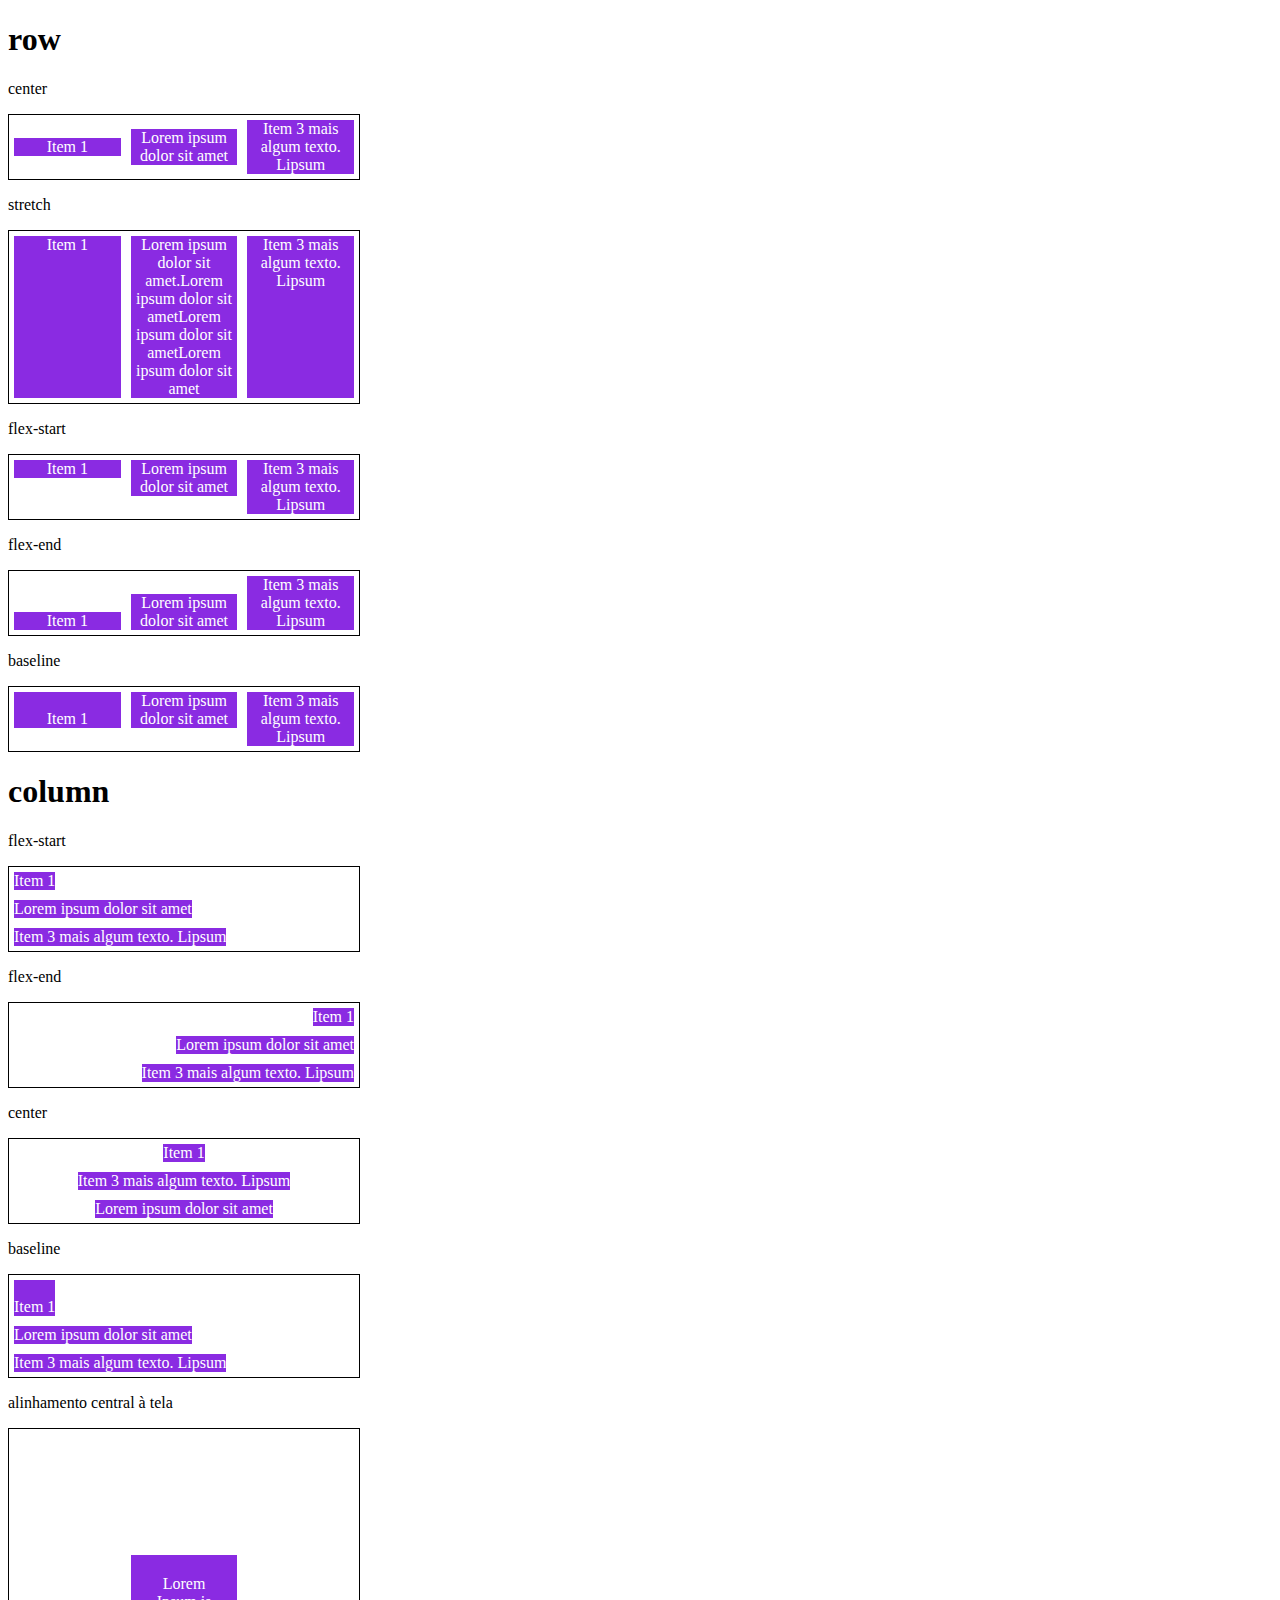
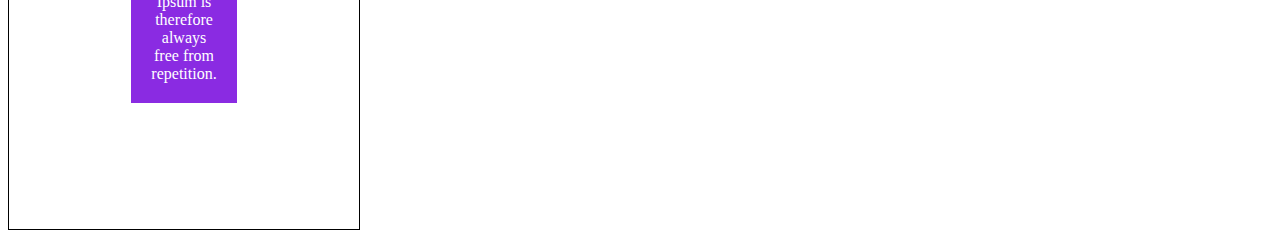
<file: Primeiro Projeto CSS - DIO/Estudo Flex Box DIO/5-align-items.html>
<!DOCTYPE html>
<html lang="en">
<head>
    <meta charset="UTF-8">
    <meta name="viewport" content="width=device-width, initial-scale=1.0">
    <title>Fundamentos - align items</title>

    <style>
        .container{
            max-width: 350px;
            border: 1px solid black;
            display: flex;
        }

        .item{
            background-color: blueviolet;
            margin: 5px;
            color: white;
            text-align: center;
            flex: 1;
        }
        
        .center{
            align-items: center;
        }

        .stretch{
            align-items: stretch;
        }

        .start{
            align-items: flex-start;
        }

        .end{
            align-items: flex-end;
        }

        .baseline{
            align-items: baseline;
        }

        .column{
            flex-direction: column;
        }

        .central{
            height: 400px;
            justify-content: center;
        }
        .central .item{
            flex: 0;
            padding: 20px;
        }
    </style>
</head>
<body>
    <h1>row</h1>
    <p>center</p>
    <section class="container center">
        <div class="item">Item 1</div>
        <div class="item">Lorem ipsum dolor sit amet</div>
        <div class="item">Item 3 mais algum texto. Lipsum</div>
    </section>

    <p>stretch</p>
    <section class="container stretch">
        <div class="item">Item 1</div>
        <div class="item">Lorem ipsum dolor sit amet.Lorem ipsum dolor sit ametLorem ipsum dolor sit ametLorem ipsum dolor sit amet</div>
        <div class="item">Item 3 mais algum texto. Lipsum</div>
    </section>

    <p>flex-start</p>
    <section class="container start">
        <div class="item">Item 1</div>
        <div class="item">Lorem ipsum dolor sit amet</div>
        <div class="item">Item 3 mais algum texto. Lipsum</div>
    </section>

    <p>flex-end</p>
    <section class="container end">
        <div class="item">Item 1</div>
        <div class="item">Lorem ipsum dolor sit amet</div>
        <div class="item">Item 3 mais algum texto. Lipsum</div>
    </section>

    <p>baseline</p>
    <section class="container baseline">
        <div class="item"><br>Item 1</div>
        <div class="item">Lorem ipsum dolor sit amet</div>
        <div class="item">Item 3 mais algum texto. Lipsum</div>
    </section>

    <h1>column</h1>
    <p>flex-start</p>
    <section class="container start column">
        <div class="item">Item 1</div>
        <div class="item">Lorem ipsum dolor sit amet</div>
        <div class="item">Item 3 mais algum texto. Lipsum</div>
    </section>

    <p>flex-end</p>
    <section class="container end column">
        <div class="item">Item 1</div>
        <div class="item">Lorem ipsum dolor sit amet</div>
        <div class="item">Item 3 mais algum texto. Lipsum</div>
    </section>

    <p>center</p>
    <section class="container center column">
        <div class="item">Item 1</div>
        <div class="item">Item 3 mais algum texto. Lipsum</div>
        <div class="item">Lorem ipsum dolor sit amet</div>
    </section>

    <p>baseline</p>
    <section class="container baseline column">
        <div class="item"><br>Item 1</div>
        <div class="item">Lorem ipsum dolor sit amet</div>
        <div class="item">Item 3 mais algum texto. Lipsum</div>
    </section>

    <p>alinhamento central à tela</p>
    <section class="container central center">
        <div class="item"> Lorem Ipsum is therefore always free from repetition.</div>
    </section>
</body>
</html>
</file>
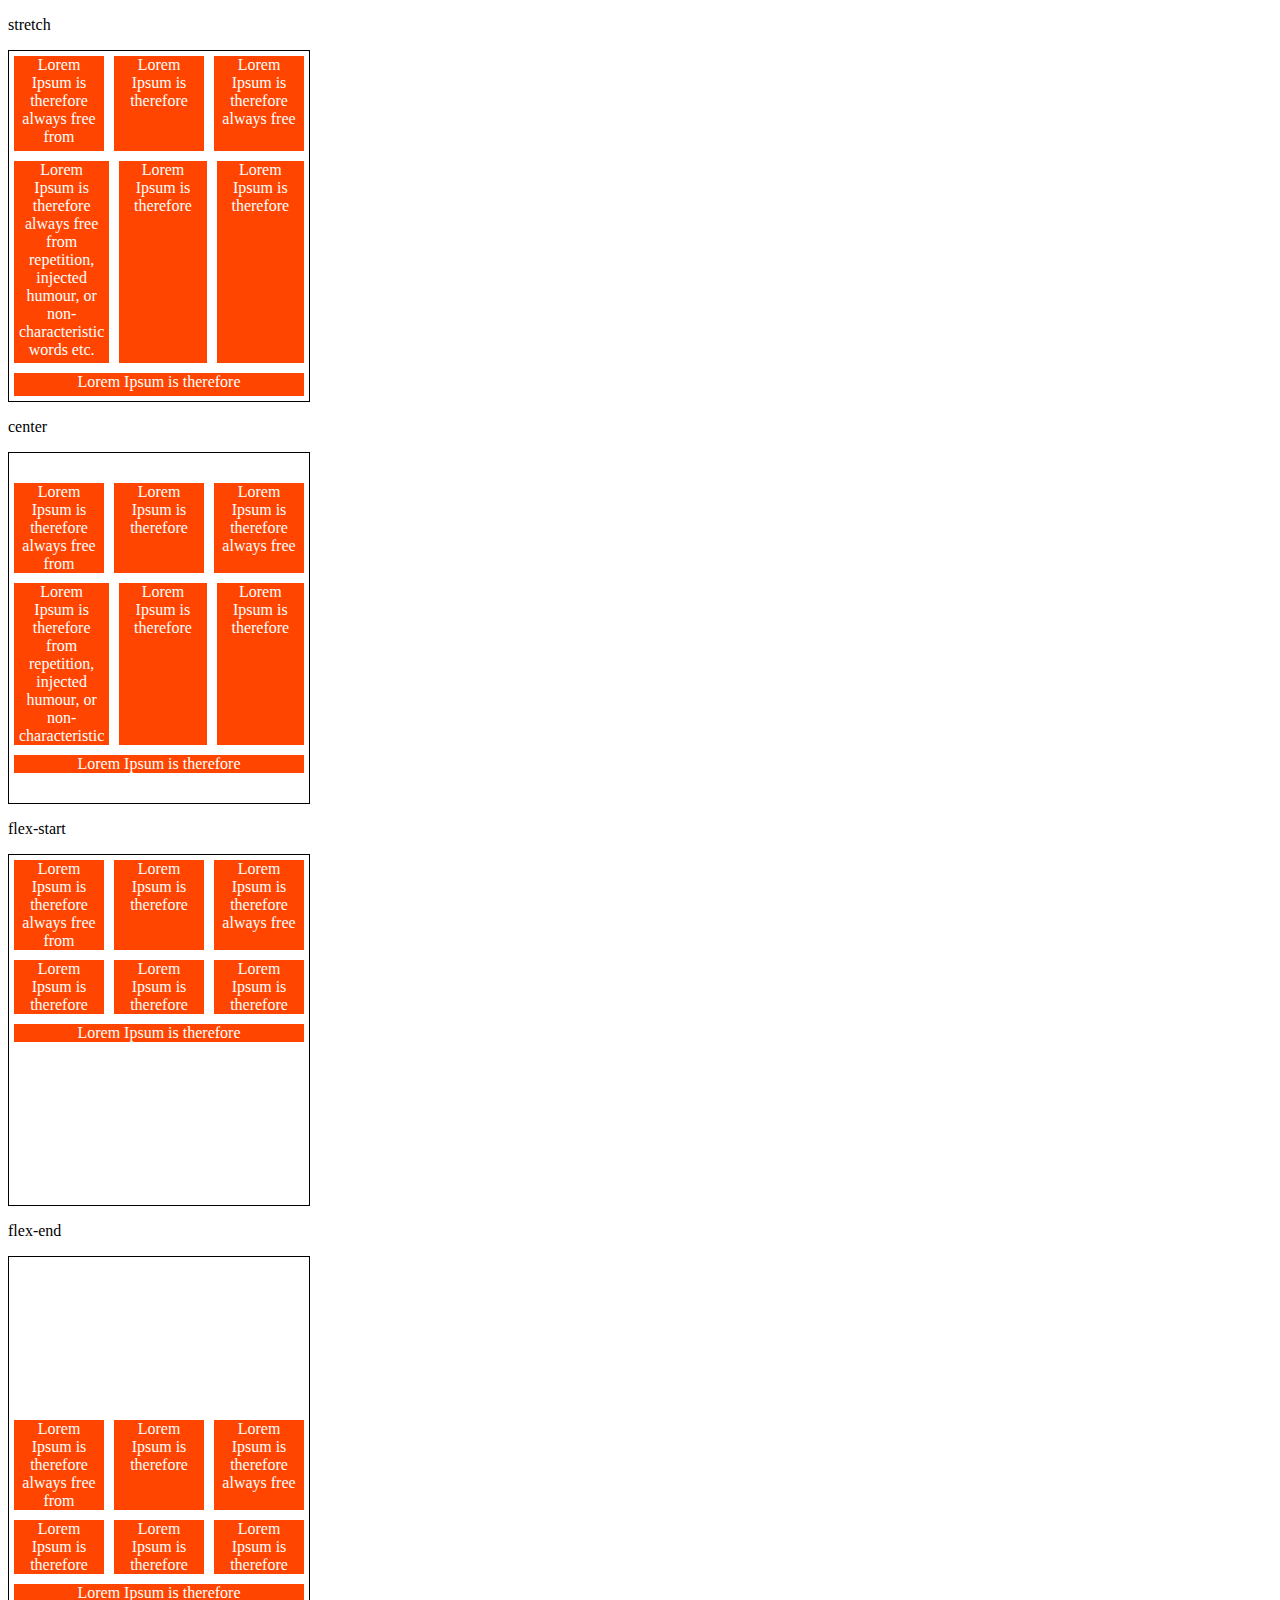
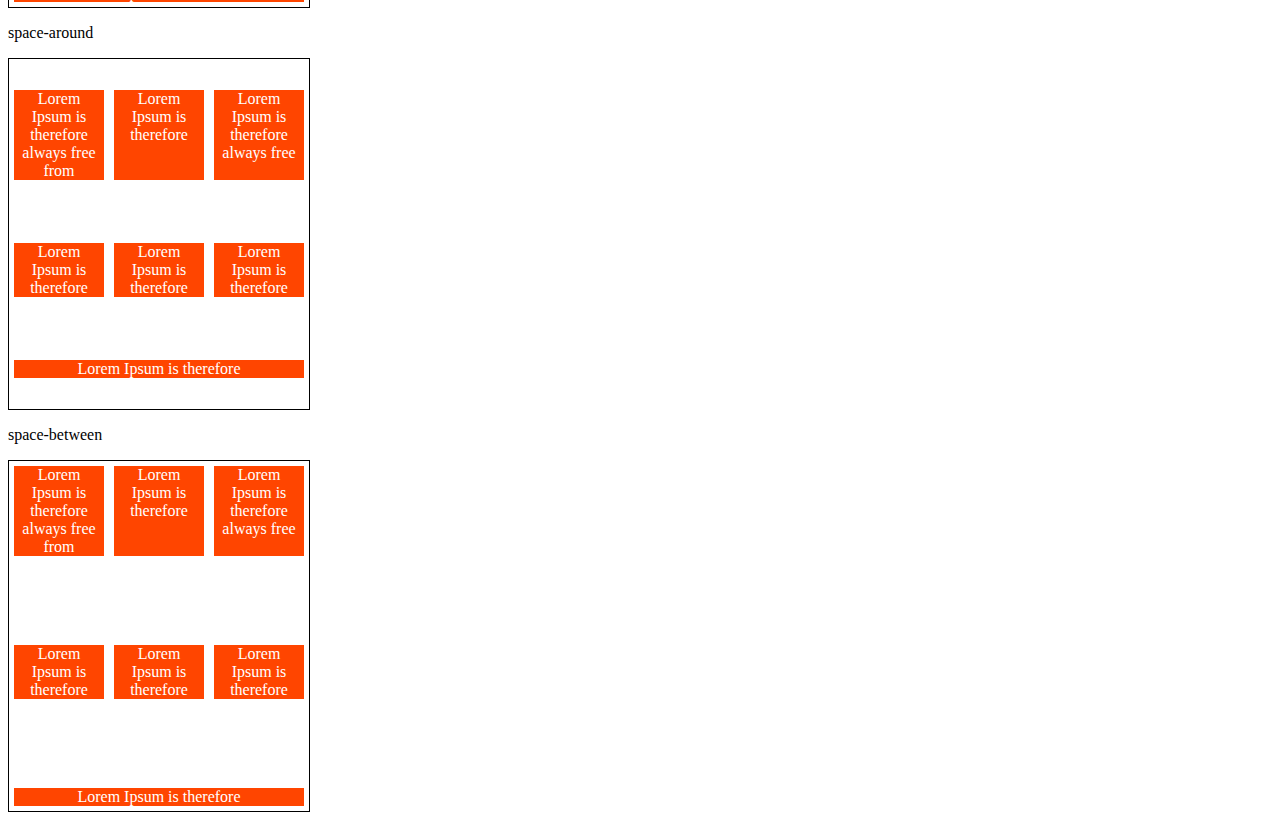
<file: Primeiro Projeto CSS - DIO/Estudo Flex Box DIO/6-align-content.html>
<!DOCTYPE html>
<html lang="en">
<head>
    <meta charset="UTF-8">
    <meta name="viewport" content="width=device-width, initial-scale=1.0">
    <title>Fundamentos - align content</title>
    <style>
        .container{
            height: 350px;
            max-width: 300px;
            display: flex;
            flex-wrap: wrap;
            border: 1px solid black;
        }

        .item{
            background-color: orangered;
            padding: 0 5px;
            margin: 5px;
            flex: 1;
            text-align: center;
            color: white;
        }
        .stretch{
            align-content: stretch;
        }

        .center{
            align-content: center;
        }

        .flex-start{
            align-content: flex-start;
        }

        .flex-end{
            align-content: flex-end;
        }

        .space-around{
            align-content: space-around;
        }

        .space-between{
            align-content: space-between;
        }
    </style>
</head>
<body>
    <p>stretch</p>
    <div class="container stretch">
        <div class="item">Lorem Ipsum is therefore always free from</div>
        <div class="item">Lorem Ipsum is therefore</div>
        <div class="item">Lorem Ipsum is therefore always free</div>
        <div class="item">Lorem Ipsum is therefore always free from repetition, injected humour, or non-characteristic words etc.</div>
        <div class="item">Lorem Ipsum is therefore</div>
        <div class="item">Lorem Ipsum is therefore</div>
        <div class="item">Lorem Ipsum is therefore</div>
    </div>
    
    <p>center</p>
    <div class="container center">
        <div class="item">Lorem Ipsum is therefore always free from</div>
        <div class="item">Lorem Ipsum is therefore</div>
        <div class="item">Lorem Ipsum is therefore always free</div>
        <div class="item">Lorem Ipsum is therefore from repetition, injected humour, or non-characteristic</div>
        <div class="item">Lorem Ipsum is therefore</div>
        <div class="item">Lorem Ipsum is therefore</div>
        <div class="item">Lorem Ipsum is therefore</div>
    </div>


    <p>flex-start</p>
    <div class="container flex-start">
        <div class="item">Lorem Ipsum is therefore always free from</div>
        <div class="item">Lorem Ipsum is therefore</div>
        <div class="item">Lorem Ipsum is therefore always free</div>
        <div class="item">Lorem Ipsum is therefore</div>
        <div class="item">Lorem Ipsum is therefore</div>
        <div class="item">Lorem Ipsum is therefore</div>
        <div class="item">Lorem Ipsum is therefore</div>
    </div>

    <p>flex-end</p>
    <div class="container flex-end">
        <div class="item">Lorem Ipsum is therefore always free from</div>
        <div class="item">Lorem Ipsum is therefore</div>
        <div class="item">Lorem Ipsum is therefore always free</div>
        <div class="item">Lorem Ipsum is therefore</div>
        <div class="item">Lorem Ipsum is therefore</div>
        <div class="item">Lorem Ipsum is therefore</div>
        <div class="item">Lorem Ipsum is therefore</div>
    </div>

    <p>space-around</p>
    <div class="container space-around">
        <div class="item">Lorem Ipsum is therefore always free from</div>
        <div class="item">Lorem Ipsum is therefore</div>
        <div class="item">Lorem Ipsum is therefore always free</div>
        <div class="item">Lorem Ipsum is therefore</div>
        <div class="item">Lorem Ipsum is therefore</div>
        <div class="item">Lorem Ipsum is therefore</div>
        <div class="item">Lorem Ipsum is therefore</div>
    </div>

    <p>space-between</p>
    <div class="container space-between">
        <div class="item">Lorem Ipsum is therefore always free from</div>
        <div class="item">Lorem Ipsum is therefore</div>
        <div class="item">Lorem Ipsum is therefore always free</div>
        <div class="item">Lorem Ipsum is therefore</div>
        <div class="item">Lorem Ipsum is therefore</div>
        <div class="item">Lorem Ipsum is therefore</div>
        <div class="item">Lorem Ipsum is therefore</div>
    </div>
</body>
</html>
</file>
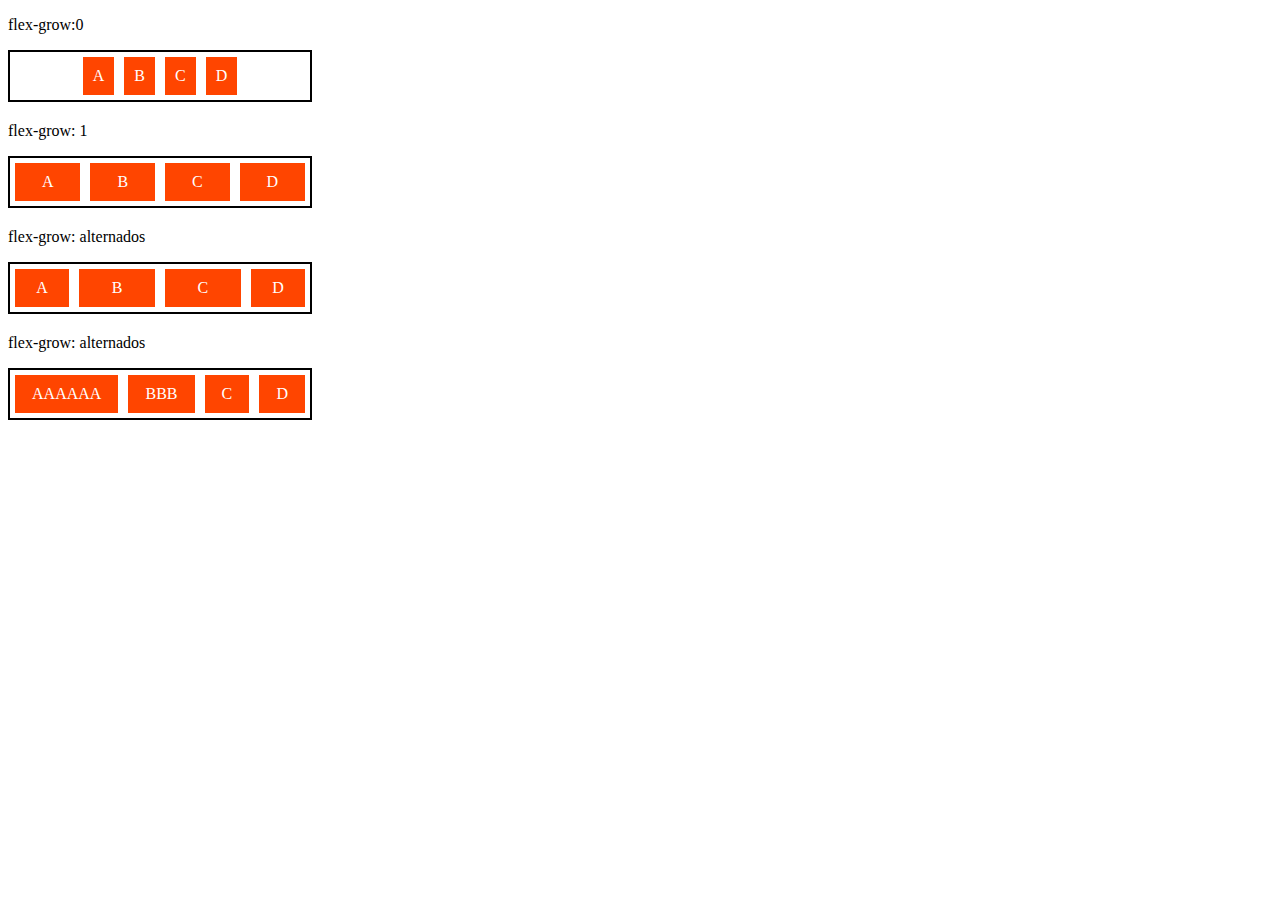
<file: Primeiro Projeto CSS - DIO/Estudo Flex Box DIO/7-flex-grow.html>
<!DOCTYPE html>
<html lang="en">
<head>
    <meta charset="UTF-8">
    <meta name="viewport" content="width=device-width, initial-scale=1.0">
    <title>Fundamentos - flex grow</title>
    <style>
        .flex-container{
            display: flex;
            border: 2px solid black;
            max-width: 300px;
            margin-bottom: 20px;
            justify-content: center;
        }

        .item{
            background-color: orangered;
            margin: 5px;
            padding: 10px;
            text-align: center;
            color: white;
        }

        .fg-0{
            flex-grow: 0;
        }

        .fg-1{
            flex-grow: 1;
        }

        .fg-2{
            flex-grow: 2;
        }

        .fg-3{
            flex-grow: 3;
        }
    </style>
</head>
<body>
    <p>flex-grow:0</p>
    <div class="flex-container">
        <div class="item fg-0">A</div>
        <div class="item fg-0">B</div>
        <div class="item fg-0">C</div>
        <div class="item fg-0">D</div>
    </div>

    <p>flex-grow: 1</p>
    <div class="flex-container">
        <div class="item fg-1">A</div>
        <div class="item fg-1">B</div>
        <div class="item fg-1">C</div>
        <div class="item fg-1">D</div>
    </div>

    <p>flex-grow: alternados</p>
    <div class="flex-container">
        <div class="item fg-1">A</div>
        <div class="item fg-2">B</div>
        <div class="item fg-2">C</div>
        <div class="item fg-1">D</div>
    </div>
    <p>flex-grow: alternados</p>
    <div class="flex-container">
        <div class="item fg-2">AAAAAA</div>
        <div class="item fg-2">BBB</div>
        <div class="item fg-2">C</div>
        <div class="item fg-2">D</div>
    </div>
</body>
</html>
</file>
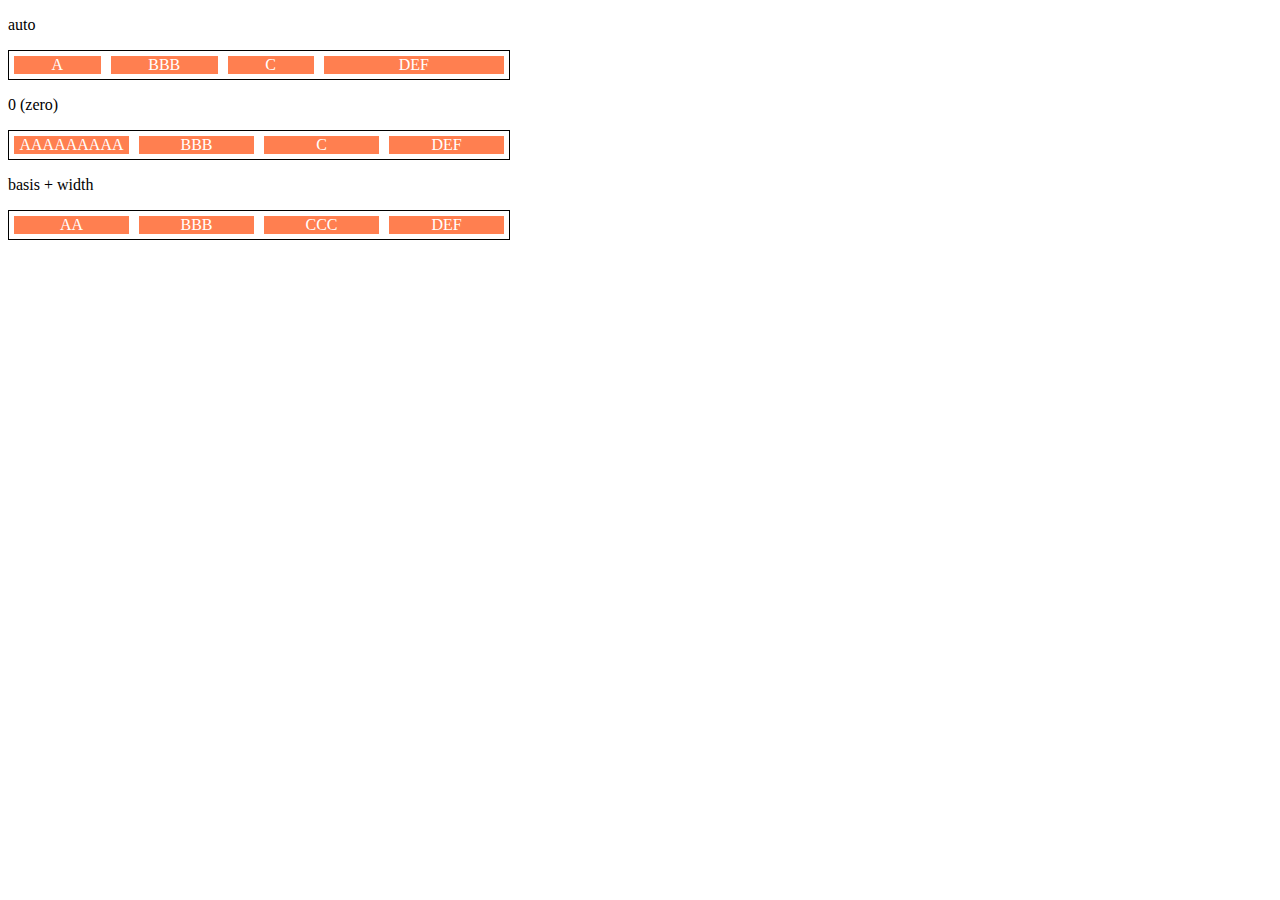
<file: Primeiro Projeto CSS - DIO/Estudo Flex Box DIO/8-flex-basis.html>
<!DOCTYPE html>
<html lang="en">
<head>
    <meta charset="UTF-8">
    <meta name="viewport" content="width=device-width, initial-scale=1.0">
    <title>Fundamentos - flex basis</title>

    <style>
        .flex-container{
            max-width: 500px;
            border: 1px solid black;
            display: flex;
        }

        .items{
            background-color: coral;
            color: white;
            text-align: center;
            margin: 5px;
        }

        .bauto{
            flex-basis: auto;
        }

        .fg-0{
            flex-grow: 0;
        }

        .fg-1{
            flex-grow: 1;
        }
        
        .fg-2{
            flex-grow: 2;
        }

        .b-0{
            flex-basis: 0;
        }
        
        .w100{
            flex-basis: 50px;
        }
    </style>
</head>
<body>
    <p>auto</p>
    <div class="flex-container">
        <div class="items bauto fg-1">A</div>
        <div class="items bauto fg-1">BBB</div>
        <div class="items bauto fg-1">C</div>
        <div class="items bauto fg-2">DEF</div>
    </div>

    <p>0 (zero)</p>
    <div class="flex-container">
         <div class="items b-0 fg-1">AAAAAAAAA</div>
        <div class="items b-0 fg-1">BBB</div>
        <div class="items b-0 fg-1">C</div>
        <div class="items b-0 fg-1">DEF</div>
    </div>

    <p>basis + width</p>
    <div class="flex-container">
        <div class="items w100 fg-2">AA</div>
       <div class="items w100 fg-2">BBB</div>
       <div class="items w100 fg-2">CCC</div>
       <div class="items w100 fg-2">DEF</div>
   </div>
</body>
</html>
</file>
<file: Estudo Js/estrutura de projeto/assets/css/style.css>
@import url('https://fonts.googleapis.com/css2?family=Open+Sans:wght@300;600&display=swap');

* {
    font-family: 'Open Sans', sans-serif;
}

body {
    display: flex;
    align-items: center;
    justify-content: center;
    flex-direction: column;
    background-color: rgb(177, 225, 255);
}

button {
    height: 40px;
    width: 40px;
    border-radius: 50%;
    border: 2px solid lightcoral;
    background-color: rgb(241, 214, 214);
    color: lightcoral;
    font-size: 16pt;
    font-weight: 600;
    text-align: center;
}

#counter {
    display: flex;
}

#currentNumber {
    display: flex;
    align-items: center;
    margin: 0 20px;
    font-size: 16pt;
}
</file>
<file: Projeto/Instagram-dio/style.css>
* {
    padding: 0;
    margin: 0;
    box-sizing: border-box;
    text-decoration: none;
    font-family: sans-serif;
    font-size: 14px;
}

body {
    width: 100%;
    min-height: 100vh;
    background-color: rgb(243, 243, 243);
    margin: 0;
    padding: 0;
    display: flex;
    justify-content: center;
}

.instagram-wrapper {
    display: flex;
    align-items: center;
    justify-content: start;
    width: 60%;
    height: 100vh;
}

.instagram-phone {
    display: flex;
    align-items: center;
    justify-content: center;
    width: 50%;
}

.instagram-phone img {
    height: 50rem;
}

.instagram-continue {
    display: flex;
    align-items: center; /* horizontal */
    justify-content: space-around; /* vertical */
    flex-direction: column;
    width: 50%;
    min-height: 34rem;
}

.group {
    display: flex;
    justify-content: space-between;
    align-items: center;
    flex-direction: column;
    background-color: #ffffff;
    width: 100%;
    padding: 1.3rem 0;
    border: 1px solid lightgray;
}

.group:nth-child(1) {
    min-height: 19rem;
}

.instagram-logo {
    height: 3rem;
}

.profile-photo {
    display: flex;
    justify-content: center;
    align-items: center;
    border-radius: 50%;
    overflow: hidden;
}

.profile-photo img {
    height: 6rem;
}

.instagram-login {
    background-color: #0095f6;
    color: #ffffff;
    padding: 8px;
    border-radius: 4px;
}

.instagram-logout {
    color: #0095f6;
    margin-top: 1rem;
}

.not-account {
    color: rgb(160, 160, 160);
}

.link-blue {
    color: #0095f6;
}

.get-the-app {
    display: flex;
    flex-direction: column;
    align-items: center;
    justify-content: center;
    width: 100%;
    padding: 1.3rem 0;
}

.download {
    display: flex;
    width: 100%;
    justify-content: space-evenly;
    align-items: center;
    padding: 1rem;
}

.app-download {
    height: 3rem;
    width: 10rem;
    background-size: cover;
}

.app-download:nth-child(1) {
    background-image: url('./img/apple-button.png');
}

.app-download:nth-child(2) {
    background-image: url('./img/googleplay-button.png');
}

/* media queries */


@media (max-width: 1024px) {
    .instagram-wrapper {
        width: 90%;
    }
}

@media (max-width: 650px) {
    body {
        background-color: #ffffff;
    }

    .instagram-wrapper {
        width: 90%;
    }

    .instagram-phone {
        display: none;
    }

    .instagram-continue {
        width: 100%;
    }
    
    .group {
        border: 1px solid transparent;
    }
}
</file>
<file: Primeiro Projeto CSS - DIO/Estudo Flex Box DIO/flex-projeto/style.css>
*{
    margin: 0;
    padding: 0;
    font-family: 'Open Sans', sans-serif;
}

ul{
    list-style: none;
    margin: 0;
    padding: 0;
}

ul li a{
    text-decoration: none;
}

div img{
    display: block;
    width: 100%;
}

.flex-container{
    display: flex;
    max-width: 992px;
    margin: auto;
    width: 100%;
    min-width: 320px;
}

header{
    background-color: #122A57;
    height: 100px;
    display: flex;
    align-items: center;
    color: #fff;
}

header .list-items{
    display: flex;
    max-width: 260px;
    width: 100%;
    justify-content: space-between;
    align-items: center;
}

.list-items li a{
    color: #fff;
}

header .menu{
    justify-content: space-between;
}

.apresentacao{
     height: 100vh;
     align-items: center;
     justify-content: space-between;
}

.apresentacao .texto-apresentacao{
    min-height: 200px;
}

.texto-apresentacao h1{
    color: #122a57;
    font-size: 48px;
    margin-bottom: 10px;
}

.btn{
    background-color: #122A57;
    color: #fff;
    text-align: center;
    border-radius: 30px;
    width: 220px;
    display: block;
    text-decoration: none;
    height: 50px;
    line-height: 50px;
    margin-top: 10px;
    margin-bottom: 10px;
}

#quem-somos{
    flex-direction: row-reverse;
    align-items: center;
    justify-content: space-between;
}

#quem-somos h2{
    font-size: 32px;
    color: #122A57;
    display: flex;
    margin-bottom: 20px;
}

#quem-somos h2::before{
    content: '';
    height: 50px;
    width: 5px;
    margin-right: 5px;
    background-color: #122A57;
    position: relative;
}

#quem-somos p{
    margin-bottom: 10px;
    width: 90%;
}

#quem-somos img{
    min-width: 420px;
}

.container-externo{
    background-color: #122A57;
    width: 100%;
}

#servicos{
    flex-direction: column;
    padding-top: 50px;
    padding-bottom: 100px;
}

#servicos h2{
    color: #fff;
    font-size: 32px;
    margin-bottom: 20px;
}

.list-servicos{
    display: flex;
    justify-content: space-between;
}

.list-servicos .item-servico{
    text-align: center;
}

.item-servico a{
    width: 220px;
    background-color: #fff;
    border-radius: 30px;
    height: 50px;
    text-align: center;
    margin-top: 20px;
    line-height: 50px;
    padding: 5px 10px;
    color: #122A57;
    font-size: 12px;
    text-decoration: none;
    font-weight: 700;
}

.item-servico p{
    font-weight: 700;
    font-size: 18px;
    color: #fff;
    margin-top: 20px;
}

.item-servico img{
    width: 80%;
    margin: auto;
}
#planos{
    flex-direction: column;
    min-height: 100vh;
    padding-top: 50px;
}

#planos h2{
    font-size: 32px;
}

.list-planos{
    display: flex;
    align-items: flex-end;
    justify-content: space-between;
}

.item-plano{
    flex: 1;
    border: 5px solid #122A57;
    margin-right: 20px;
    padding: 10px;
    max-width: 240px;
}

.item-plano .btn{
    margin: auto;
    margin-bottom: 20px;
}

.item-plano h3{
    font-size: 24px;
    display: flex;
    flex-direction: column;
    text-align: center;
    margin-top: 20px;
}

.item-plano h3::after{
    content: '';
    background-color: #122A57;
    width: 100%;
    height: 3px;
    margin-top: 20px;
    margin-bottom: 10px;
}

.item-plano ul{
    padding: 10px 20px;
    display: flex;
    flex-direction: column;
    margin-bottom: 10px;
}

.item-plano ul li{
    display: flex;
    flex-wrap: nowrap;
    align-items: center;
}

.item-plano ul li::before{
    content: '';
    width: 10px;
    height: 10px;
    background-color: #122A57;
    margin-right: 5px;
}

footer{
    background-color: #122A57;
    height: 70px;
    display: flex;
    align-items: center;
}

footer .footer{
    justify-content: space-between;
    color: #fff;
}

/*mobile*/
@media(max-width: 992px){
    .flex-container{
        flex-direction: column;
    }

    .apresentacao{
        flex-direction: column-reverse;
    }

    .apresentacao .texto-apresentacao{
        width: 100%;
    }

    #quem-somos{
        flex-direction: column-reverse;
    }

    #quem-somos img{
        min-width: 320px;
        margin: auto;
    }

    .list-servicos{
        flex-direction: column;
    }

    .item-servico img{
        width: 50%;
        margin: auto;
    }

    .list-planos{
        flex-direction: column;
        align-items: flex-start;
        margin-bottom: 20px;
    }

    .list-planos .item-plano{
        max-width: 90%;
        margin: auto;
        width: 100%;
        margin-bottom: 20px;
    }
}
</file>
